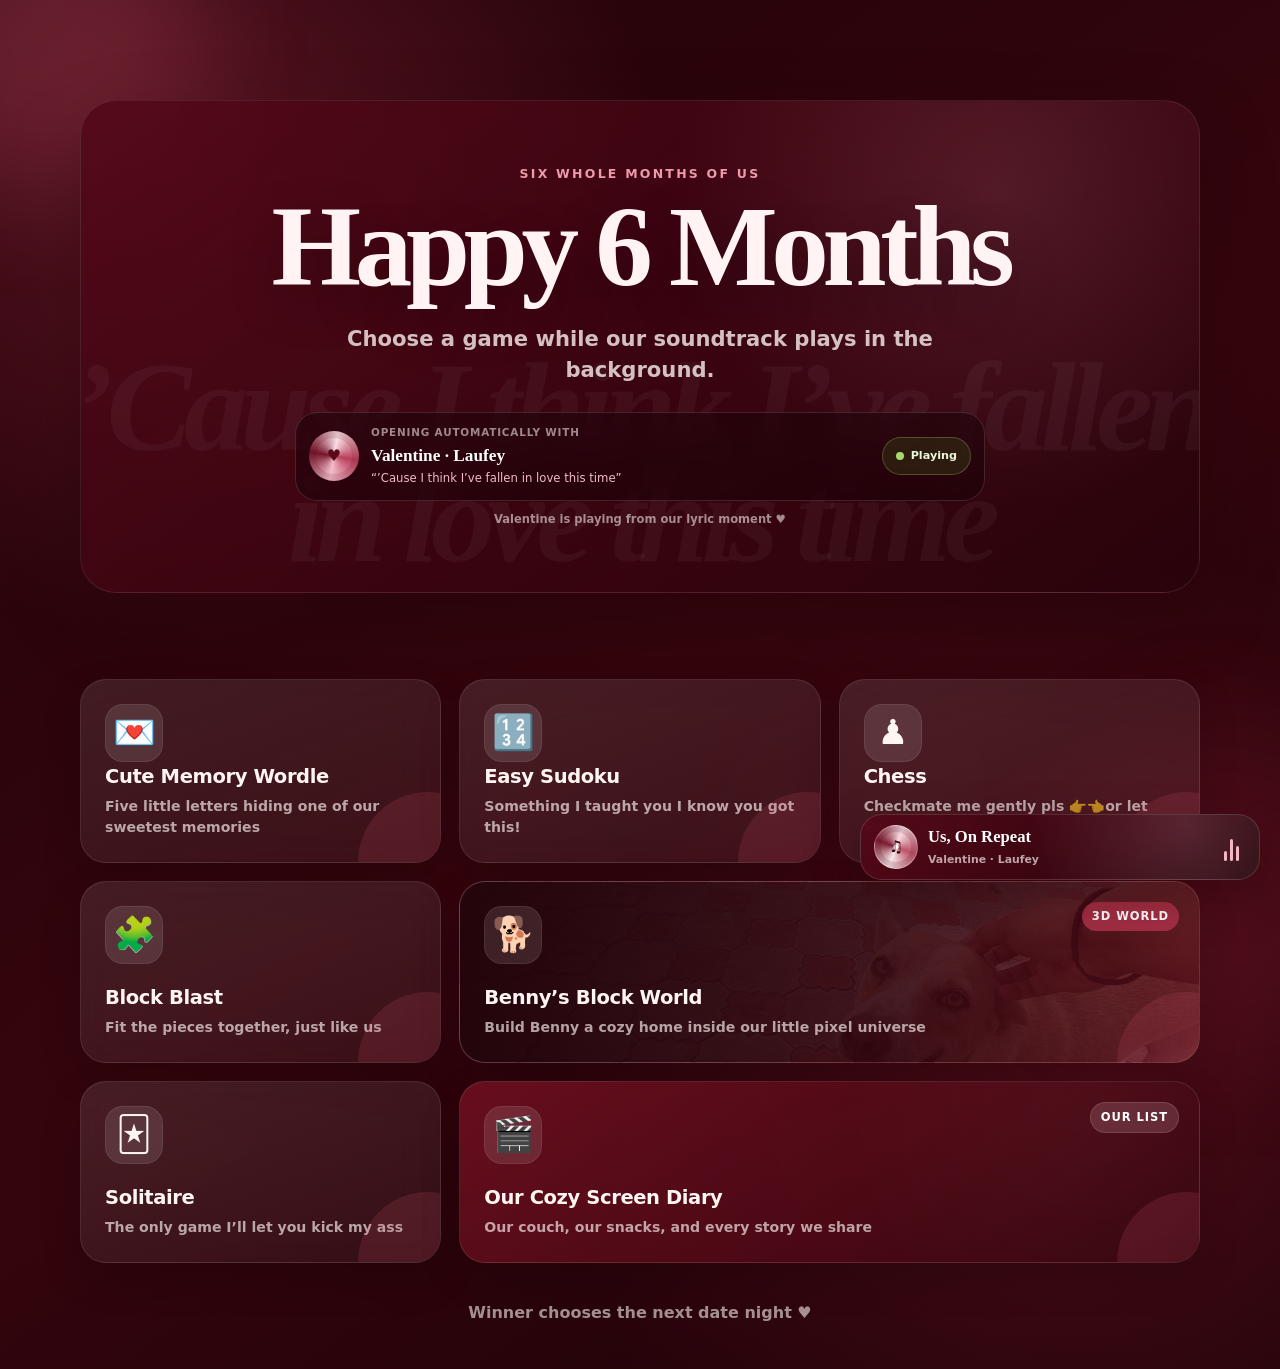
<file: index.html>
<!DOCTYPE html>
<html lang="en">
<head>
  <meta charset="UTF-8" />
  <meta name="viewport" content="width=device-width, initial-scale=1.0" />
  <meta name="theme-color" content="#3a0710" />
  <meta name="description" content="A private six-month anniversary game night with games, Benny’s Block World, a cozy screen diary, and a floating full-song soundtrack." />
  <title>Happy 6 Months — Game Night</title>
  <link rel="stylesheet" href="styles.css?v=39" />

</head>
<body>

  <div class="ambient ambient-one" aria-hidden="true"></div>
  <div class="ambient ambient-two" aria-hidden="true"></div>

  <main class="page-shell" id="home-view">
    <header class="hero soundtrack-hero">
      <div class="hero-lyric-backdrop" aria-hidden="true">
        ’Cause I think I’ve fallen in love this time
      </div>

      <p class="eyebrow">Six whole months of us</p>
      <h1>Happy 6 Months</h1>
      <p class="subtitle">Choose a game while our soundtrack plays in the background.</p>

      <div class="hero-soundtrack-card">
        <span class="hero-song-art" aria-hidden="true">♥</span>
        <span class="hero-song-copy">
          <small>Opening automatically with</small>
          <strong>Valentine · Laufey</strong>
          <em>“’Cause I think I’ve fallen in love this time”</em>
        </span>
        <span class="hero-autoplay-state" id="hero-autoplay-state" aria-live="polite">
          <i aria-hidden="true"></i>
          Starting…
        </span>
      </div>

      <p class="hero-audio-note" id="hero-audio-note" aria-live="polite">
        Valentine is set to begin automatically at our lyric moment.
      </p>
    </header>

    <section class="game-grid" aria-label="Choose a game">
      <button class="game-card" data-game="wordle" aria-label="Play Cute Memory Wordle">
        <span class="game-icon" aria-hidden="true">💌</span>
        <span class="game-copy"><strong>Cute Memory Wordle</strong><small>Five little letters hiding one of our sweetest memories</small></span>
      </button>

      <button class="game-card" data-game="sudoku" aria-label="Play Easy Sudoku">
        <span class="game-icon" aria-hidden="true">🔢</span>
        <span class="game-copy"><strong>Easy Sudoku</strong><small>Something I taught you I know you got this!</small></span>
      </button>

      <button class="game-card" data-game="chess" aria-label="Play Chess">
        <span class="game-icon" aria-hidden="true">♟️</span>
        <span class="game-copy"><strong>Chess</strong><small>Checkmate me gently pls 👉👈or let Benny Bot try</small></span>
      </button>

      <button class="game-card" data-game="blockblast" aria-label="Play Block Blast">
        <span class="game-icon" aria-hidden="true">🧩</span>
        <span class="game-copy"><strong>Block Blast</strong><small>Fit the pieces together, just like us</small></span>
      </button>

      <button class="game-card featured" data-game="minecraft" aria-label="Open Benny's Block World">
        <span class="game-icon" aria-hidden="true">🐕</span>
        <span class="game-copy"><strong>Benny’s Block World</strong><small>Build Benny a cozy home inside our little pixel universe</small></span>
        <span class="featured-pill">3D world</span>
      </button>

      <button class="game-card" data-game="solitaire" aria-label="Play Solitaire">
        <span class="game-icon" aria-hidden="true">🃏</span>
        <span class="game-copy"><strong>Solitaire</strong><small>The only game I’ll let you kick my ass</small></span>
      </button>

      <button class="game-card screen-diary-card" data-game="screendiary" aria-label="Open Our Cozy Screen Diary">
        <span class="game-icon" aria-hidden="true">🎬</span>
        <span class="game-copy"><strong>Our Cozy Screen Diary</strong><small>Our couch, our snacks, and every story we share</small></span>
        <span class="featured-pill">Our list</span>
      </button>
    </section>

    <p class="footer-note">Winner chooses the next date night ♥</p>
  </main>

  <div class="game-view" id="game-view" aria-hidden="true">
    <header class="game-view-header">
      <button class="back-button" id="back-button" aria-label="Back to games">
        <span aria-hidden="true">←</span> Back to games
      </button>
      <div class="game-view-title">
        <span class="game-view-emoji" id="game-view-emoji" aria-hidden="true"></span>
        <div>
          <h2 id="game-view-heading">Game</h2>
          <p class="game-view-tagline" id="game-view-tagline"></p>
        </div>
      </div>
    </header>
    <div class="game-root" id="game-root"></div>
  </div>


  <aside class="floating-soundtrack" id="floating-soundtrack" aria-label="Us, On Repeat music player">
    <button
      class="soundtrack-launcher"
      id="soundtrack-launcher"
      type="button"
      aria-expanded="false"
      aria-controls="soundtrack-panel"
    >
      <span class="soundtrack-disc" aria-hidden="true">♫</span>
      <span class="soundtrack-launcher-copy">
        <strong>Us, On Repeat</strong>
        <small id="soundtrack-mini-title">Valentine · Laufey</small>
      </span>
      <span class="soundtrack-equalizer" id="soundtrack-equalizer" aria-hidden="true">
        <i></i><i></i><i></i>
      </span>
    </button>

    <section class="soundtrack-panel" id="soundtrack-panel" aria-hidden="true">
      <header class="soundtrack-header">
        <div>
          <p>Our six-month soundtrack</p>
          <h2>Us, On Repeat</h2>
        </div>
        <button class="soundtrack-close" id="soundtrack-close" type="button" aria-label="Minimize playlist">×</button>
      </header>

      <div class="local-player">
        <audio id="site-audio" src="valentine.mp3" preload="auto" autoplay playsinline></audio>

        <div class="local-now-playing">
          <span class="local-cover art-valentine" id="local-cover" aria-hidden="true">V</span>
          <div>
            <strong id="local-title">Valentine</strong>
            <small id="local-artist">Laufey</small>
          </div>
          <button class="local-heart active" type="button" aria-label="Our soundtrack">♥</button>
        </div>

        <div class="local-progress-row">
          <span id="local-current-time">0:00</span>
          <input
            id="local-progress"
            class="local-progress"
            type="range"
            min="0"
            max="100"
            value="0"
            step="0.1"
            aria-label="Song progress"
          />
          <span id="local-duration">2:49</span>
        </div>

        <div class="local-controls" aria-label="Music controls">
          <button id="local-shuffle" type="button" aria-label="Shuffle playlist" title="Shuffle">⤨</button>
          <button id="local-previous" type="button" aria-label="Previous song" title="Previous song">◀◀</button>
          <button id="local-play" class="local-play" type="button" aria-label="Play">▶</button>
          <button id="local-next" type="button" aria-label="Next song" title="Next song">▶▶</button>
          <button id="local-repeat" type="button" aria-label="Repeat playlist" title="Repeat playlist">↻</button>
        </div>

        <div class="local-player-tools">
          <button id="soundtrack-restart" class="soundtrack-moment-button" type="button">↺ Restart current song</button>
          <label class="local-volume-label" for="local-volume">
            <span aria-hidden="true">🔊</span>
            <input id="local-volume" type="range" min="0" max="1" step="0.02" value="0.72" aria-label="Volume" />
          </label>
        </div>
      </div>

      <div class="soundtrack-list" id="soundtrack-list" role="list" aria-label="Songs in our playlist">
        <button class="soundtrack-song active" type="button" role="listitem"
          data-index="0" data-src="valentine.mp3" data-title="Valentine" data-artist="Laufey"
          data-duration="2:49" data-start-at="40" data-art="V" data-art-class="art-valentine">
          <span class="song-number">01</span>
          <span class="song-art art-valentine" aria-hidden="true">V</span>
          <span class="song-copy"><strong>Valentine</strong><small>Laufey · our opening song</small></span>
          <span class="song-duration">2:49</span>
        </button>

        <button class="soundtrack-song" type="button" role="listitem"
          data-index="1" data-src="bewitched.mp3" data-title="Bewitched" data-artist="Laufey"
          data-duration="4:07" data-art="B" data-art-class="art-bewitched">
          <span class="song-number">02</span>
          <span class="song-art art-bewitched" aria-hidden="true">B</span>
          <span class="song-copy"><strong>Bewitched</strong><small>Laufey</small></span>
          <span class="song-duration">4:07</span>
        </button>

        <button class="soundtrack-song" type="button" role="listitem"
          data-index="2" data-src="flatline.mp3" data-title="Flatline" data-artist="Justin Bieber"
          data-duration="3:39" data-art="F" data-art-class="art-flatline">
          <span class="song-number">03</span>
          <span class="song-art art-flatline" aria-hidden="true">F</span>
          <span class="song-copy"><strong>Flatline</strong><small>Justin Bieber</small></span>
          <span class="song-duration">3:39</span>
        </button>

        <button class="soundtrack-song" type="button" role="listitem"
          data-index="3" data-src="another-you.mp3" data-title="Another You" data-artist="Anthony Lazaro & Matthew Ifield"
          data-duration="3:27" data-art="A" data-art-class="art-another">
          <span class="song-number">04</span>
          <span class="song-art art-another" aria-hidden="true">A</span>
          <span class="song-copy"><strong>Another You</strong><small>Anthony Lazaro & Matthew Ifield</small></span>
          <span class="song-duration">3:27</span>
        </button>

        <button class="soundtrack-song" type="button" role="listitem"
          data-index="4" data-src="cagole.mp3" data-title="CAGÖLE" data-artist="Ajar"
          data-duration="2:44" data-art="C" data-art-class="art-cagole">
          <span class="song-number">05</span>
          <span class="song-art art-cagole" aria-hidden="true">C</span>
          <span class="song-copy"><strong>CAGÖLE</strong><small>Ajar</small></span>
          <span class="song-duration">2:44</span>
        </button>

        <button class="soundtrack-song" type="button" role="listitem"
          data-index="5" data-src="sweatshirt.mp3" data-title="Sweatshirt" data-artist="Patrick Hizon & EJEAN"
          data-duration="2:46" data-art="S" data-art-class="art-sweatshirt">
          <span class="song-number">06</span>
          <span class="song-art art-sweatshirt" aria-hidden="true">S</span>
          <span class="song-copy"><strong>Sweatshirt</strong><small>Patrick Hizon & EJEAN</small></span>
          <span class="song-duration">2:46</span>
        </button>

        <button class="soundtrack-song" type="button" role="listitem"
          data-index="6" data-src="if-i-could-ride-a-bike.mp3" data-title="If I Could Ride a Bike" data-artist="Park Bird & Chevy"
          data-duration="3:24" data-art="R" data-art-class="art-bike">
          <span class="song-number">07</span>
          <span class="song-art art-bike" aria-hidden="true">R</span>
          <span class="song-copy"><strong>If I Could Ride a Bike</strong><small>Park Bird & Chevy</small></span>
          <span class="song-duration">3:24</span>
        </button>

        <button class="soundtrack-song" type="button" role="listitem"
          data-index="7" data-src="tongue-tied.mp3" data-title="Tongue Tied" data-artist="Ebony Loren"
          data-duration="2:53" data-art="T" data-art-class="art-tongue">
          <span class="song-number">08</span>
          <span class="song-art art-tongue" aria-hidden="true">T</span>
          <span class="song-copy"><strong>Tongue Tied</strong><small>Ebony Loren</small></span>
          <span class="song-duration">2:53</span>
        </button>

        <button class="soundtrack-song" type="button" role="listitem"
          data-index="8" data-src="double-take.mp3" data-title="double take" data-artist="dhruv"
          data-duration="2:50" data-art="D" data-art-class="art-double-take">
          <span class="song-number">09</span>
          <span class="song-art art-double-take" aria-hidden="true">D</span>
          <span class="song-copy"><strong>double take</strong><small>dhruv</small></span>
          <span class="song-duration">2:50</span>
        </button>

        <button class="soundtrack-song" type="button" role="listitem"
          data-index="9" data-src="infatuated.mp3" data-title="Infatuated" data-artist="Rangga Jones"
          data-duration="3:49" data-art="I" data-art-class="art-infatuated">
          <span class="song-number">10</span>
          <span class="song-art art-infatuated" aria-hidden="true">I</span>
          <span class="song-copy"><strong>Infatuated</strong><small>Rangga Jones</small></span>
          <span class="song-duration">3:49</span>
        </button>

        <button class="soundtrack-song" type="button" role="listitem"
          data-index="10" data-src="seasons.mp3" data-title="seasons" data-artist="wave to earth"
          data-duration="4:16" data-art="S" data-art-class="art-seasons">
          <span class="song-number">11</span>
          <span class="song-art art-seasons" aria-hidden="true">S</span>
          <span class="song-copy"><strong>seasons</strong><small>wave to earth</small></span>
          <span class="song-duration">4:16</span>
        </button>

        <button class="soundtrack-song" type="button" role="listitem"
          data-index="11" data-src="traingazing.mp3" data-title="Traingazing" data-artist="Sam Wills ft. Honey Mooncie"
          data-duration="3:34" data-art="T" data-art-class="art-traingazing">
          <span class="song-number">12</span>
          <span class="song-art art-traingazing" aria-hidden="true">T</span>
          <span class="song-copy"><strong>Traingazing</strong><small>Sam Wills ft. Honey Mooncie</small></span>
          <span class="song-duration">3:34</span>
        </button>

        <button class="soundtrack-song" type="button" role="listitem"
          data-index="12" data-src="love.mp3" data-title="love." data-artist="wave to earth"
          data-duration="5:06" data-art="L" data-art-class="art-love">
          <span class="song-number">13</span>
          <span class="song-art art-love" aria-hidden="true">L</span>
          <span class="song-copy"><strong>love.</strong><small>wave to earth</small></span>
          <span class="song-duration">5:06</span>
        </button>

        <button class="soundtrack-song" type="button" role="listitem"
          data-index="13" data-src="all-that-i-need.mp3" data-title="All That I Need" data-artist="Ebony Loren, Matthew Ifield & Sebastian Kamae"
          data-duration="3:45" data-art="A" data-art-class="art-all-need">
          <span class="song-number">14</span>
          <span class="song-art art-all-need" aria-hidden="true">A</span>
          <span class="song-copy"><strong>All That I Need</strong><small>Ebony Loren, Matthew Ifield & Sebastian Kamae</small></span>
          <span class="song-duration">3:45</span>
        </button>

        <button class="soundtrack-song" type="button" role="listitem"
          data-index="14" data-src="peach-eyes.mp3" data-title="peach eyes" data-artist="wave to earth"
          data-duration="3:05" data-art="P" data-art-class="art-peach-eyes">
          <span class="song-number">15</span>
          <span class="song-art art-peach-eyes" aria-hidden="true">P</span>
          <span class="song-copy"><strong>peach eyes</strong><small>wave to earth</small></span>
          <span class="song-duration">3:05</span>
        </button>

        <button class="soundtrack-song" type="button" role="listitem"
          data-index="15" data-src="heavy.mp3" data-title="Heavy" data-artist="The Marías"
          data-duration="4:13" data-art="H" data-art-class="art-heavy">
          <span class="song-number">16</span>
          <span class="song-art art-heavy" aria-hidden="true">H</span>
          <span class="song-copy"><strong>Heavy</strong><small>The Marías</small></span>
          <span class="song-duration">4:13</span>
        </button>

        <button class="soundtrack-song" type="button" role="listitem"
          data-index="16" data-src="heart-to-heart.mp3" data-title="Heart to Heart" data-artist="Mac DeMarco"
          data-duration="3:31" data-art="H" data-art-class="art-heart">
          <span class="song-number">17</span>
          <span class="song-art art-heart" aria-hidden="true">H</span>
          <span class="song-copy"><strong>Heart to Heart</strong><small>Mac DeMarco</small></span>
          <span class="song-duration">3:31</span>
        </button>

        <button class="soundtrack-song" type="button" role="listitem"
          data-index="17" data-src="sienna.mp3" data-title="Sienna" data-artist="The Marías"
          data-duration="3:45" data-art="S" data-art-class="art-sienna">
          <span class="song-number">18</span>
          <span class="song-art art-sienna" aria-hidden="true">S</span>
          <span class="song-copy"><strong>Sienna</strong><small>The Marías</small></span>
          <span class="song-duration">3:45</span>
        </button>

        <button class="soundtrack-song" type="button" role="listitem"
          data-index="18" data-src="in-my-mind.mp3" data-title="In My Mind" data-artist="Lyn Lapid"
          data-duration="2:43" data-art="I" data-art-class="art-in-my-mind">
          <span class="song-number">19</span>
          <span class="song-art art-in-my-mind" aria-hidden="true">I</span>
          <span class="song-copy"><strong>In My Mind</strong><small>Lyn Lapid</small></span>
          <span class="song-duration">2:43</span>
        </button>

        <button class="soundtrack-song" type="button" role="listitem"
          data-index="19" data-src="while-you-were-sleeping.mp3" data-title="While You Were Sleeping" data-artist="Laufey"
          data-duration="2:57" data-art="W" data-art-class="art-while-sleeping">
          <span class="song-number">20</span>
          <span class="song-art art-while-sleeping" aria-hidden="true">W</span>
          <span class="song-copy"><strong>While You Were Sleeping</strong><small>Laufey</small></span>
          <span class="song-duration">2:57</span>
        </button>

        <button class="soundtrack-song" type="button" role="listitem"
          data-index="20" data-src="from-the-start.mp3" data-title="From The Start" data-artist="Laufey"
          data-duration="2:50" data-art="F" data-art-class="art-from-start">
          <span class="song-number">21</span>
          <span class="song-art art-from-start" aria-hidden="true">F</span>
          <span class="song-copy"><strong>From The Start</strong><small>Laufey</small></span>
          <span class="song-duration">2:50</span>
        </button>

        <button class="soundtrack-song" type="button" role="listitem"
          data-index="21" data-src="a-night-to-remember.mp3" data-title="A Night To Remember" data-artist="beabadoobee & Laufey"
          data-duration="3:53" data-art="N" data-art-class="art-night-remember">
          <span class="song-number">22</span>
          <span class="song-art art-night-remember" aria-hidden="true">N</span>
          <span class="song-copy"><strong>A Night To Remember</strong><small>beabadoobee & Laufey</small></span>
          <span class="song-duration">3:53</span>
        </button>
      </div>

      <footer class="soundtrack-footer">
        <span>Full songs from the files included with this website ♥</span>
        <span id="soundtrack-status" aria-live="polite">Ready to play</span>
      </footer>
    </section>
  </aside>


  <script src="script.js?v=39" defer></script>

</body>
</html>
</file>
<file: styles.css>
:root {
  --wine-950: #210309;
  --wine-900: #35050d;
  --wine-850: #450811;
  --wine-800: #570c18;
  --wine-700: #741426;
  --wine-600: #951f37;
  --wine-500: #bb3550;
  --rose-300: #ed9aaa;
  --rose-200: #f7c1ca;
  --cream: #fff6f2;
  --paper: #fffaf7;
  --ink: #32151c;
  --muted: #8a626b;
  --line: rgba(116, 20, 38, 0.16);
  --surface: rgba(255, 250, 247, 0.95);
  --shadow: 0 24px 80px rgba(28, 2, 8, 0.28);
  --soft-shadow: 0 12px 32px rgba(53, 5, 13, 0.14);
  font-family: "DM Sans", Inter, ui-sans-serif, system-ui, -apple-system, BlinkMacSystemFont, "Segoe UI", sans-serif;
  color: var(--ink);
  background: var(--wine-950);
  line-height: 1.5;
  font-synthesis: none;
}

* { box-sizing: border-box; }
html { scroll-behavior: smooth; }
body {
  margin: 0;
  min-width: 320px;
  min-height: 100vh;
  overflow-x: hidden;
  background:
    radial-gradient(circle at 14% 12%, rgba(187, 53, 80, 0.34), transparent 30rem),
    radial-gradient(circle at 86% 80%, rgba(116, 20, 38, 0.46), transparent 34rem),
    linear-gradient(145deg, var(--wine-950), var(--wine-900) 52%, #1b0207);
}
button, input { font: inherit; }
button { -webkit-tap-highlight-color: transparent; }
button:focus-visible, input:focus-visible {
  outline: 3px solid var(--rose-300);
  outline-offset: 4px;
}

.ambient {
  position: fixed;
  width: 320px;
  aspect-ratio: 1;
  border-radius: 50%;
  pointer-events: none;
  filter: blur(60px);
  opacity: .22;
}
.ambient-one { top: -130px; left: -120px; background: #e95c79; }
.ambient-two { right: -110px; bottom: -150px; background: #8c2036; }

.page-shell {
  position: relative;
  z-index: 1;
  width: min(1120px, calc(100% - 32px));
  min-height: 100vh;
  margin: 0 auto;
  padding: clamp(56px, 8vw, 100px) 0 44px;
}
.page-shell.hidden { display: none; }
.hero { text-align: center; color: var(--cream); }
.eyebrow {
  margin: 0 0 10px;
  color: var(--rose-300);
  font-size: .78rem;
  font-weight: 800;
  letter-spacing: .18em;
  text-transform: uppercase;
}
h1 {
  margin: 0;
  font-family: "Playfair Display", Georgia, serif;
  font-size: clamp(3.5rem, 9vw, 7.6rem);
  line-height: .91;
  letter-spacing: -.055em;
  color: #fff3f4;
  text-shadow: 0 16px 50px rgba(0, 0, 0, .28);
}
.subtitle {
  max-width: 640px;
  margin: 24px auto 0;
  color: rgba(255, 246, 242, .78);
  font-size: clamp(1rem, 2.2vw, 1.32rem);
  font-weight: 600;
}
.hero-badge {
  width: fit-content;
  margin: 24px auto 0;
  padding: 8px 14px;
  border: 1px solid rgba(255, 255, 255, .16);
  border-radius: 999px;
  color: var(--rose-200);
  background: rgba(255, 255, 255, .07);
  backdrop-filter: blur(16px);
  font-size: .88rem;
  font-weight: 700;
}
.hero-badge span { color: #ff8ca4; }

.game-grid {
  margin: clamp(48px, 8vw, 86px) auto 0;
  display: grid;
  grid-template-columns: repeat(3, minmax(0, 1fr));
  gap: 18px;
}
.game-card {
  position: relative;
  min-height: 182px;
  padding: 24px;
  border: 1px solid rgba(255, 255, 255, .1);
  border-radius: 26px;
  display: flex;
  flex-direction: column;
  align-items: flex-start;
  justify-content: space-between;
  text-align: left;
  color: var(--cream);
  background: linear-gradient(160deg, rgba(255,255,255,.1), rgba(255,255,255,.045));
  box-shadow: 0 16px 40px rgba(0,0,0,.16);
  backdrop-filter: blur(18px);
  cursor: pointer;
  overflow: hidden;
  transition: transform 180ms ease, border-color 180ms ease, background 180ms ease, box-shadow 180ms ease;
}
.game-card::after {
  content: "";
  position: absolute;
  width: 140px;
  height: 140px;
  right: -58px;
  bottom: -70px;
  border-radius: 50%;
  background: rgba(233, 92, 121, .14);
  transition: transform 180ms ease;
}
.game-card:hover {
  transform: translateY(-7px);
  border-color: rgba(247, 193, 202, .46);
  background: linear-gradient(160deg, rgba(255,255,255,.15), rgba(255,255,255,.065));
  box-shadow: 0 26px 55px rgba(0,0,0,.25);
}
.game-card:hover::after { transform: scale(1.25); }
.game-card.featured {
  grid-column: span 2;
  background:
    linear-gradient(110deg, rgba(53, 5, 13, .86), rgba(116, 20, 38, .74)),
    url("benny-smile.jpeg") center 42% / cover;
}
.game-card.featured::before {
  content: "";
  position: absolute;
  inset: 0;
  background: linear-gradient(90deg, rgba(33,3,9,.94) 0%, rgba(33,3,9,.54) 63%, rgba(33,3,9,.24));
}
.game-card.featured > * { position: relative; z-index: 1; }
.game-icon {
  display: grid;
  place-items: center;
  width: 58px;
  height: 58px;
  border-radius: 18px;
  background: rgba(255,255,255,.11);
  font-size: 2.15rem;
  box-shadow: inset 0 0 0 1px rgba(255,255,255,.08);
}
.game-copy { display: grid; gap: 4px; }
.game-copy strong { font-size: 1.22rem; letter-spacing: -.02em; }
.game-copy small { color: rgba(255,246,242,.65); font-size: .88rem; font-weight: 600; }
.featured-pill {
  position: absolute !important;
  top: 20px;
  right: 20px;
  padding: 6px 10px;
  border-radius: 999px;
  color: #fff;
  background: rgba(187,53,80,.75);
  font-size: .72rem;
  font-weight: 800;
  letter-spacing: .08em;
  text-transform: uppercase;
}
.footer-note { margin: 38px 0 0; text-align: center; color: rgba(255,246,242,.58); font-weight: 700; }

/* Shared game shell */
.game-view {
  display: none;
  position: relative;
  z-index: 2;
  width: min(1180px, calc(100% - 28px));
  min-height: 100vh;
  margin: 0 auto;
  padding: 22px 0 54px;
}
.game-view.open { display: block; }
.game-view-header {
  position: relative;
  display: grid;
  grid-template-columns: auto 1fr;
  align-items: center;
  gap: 18px;
  margin-bottom: 20px;
}
.back-button {
  align-self: center;
  border: 1px solid rgba(255,255,255,.13);
  border-radius: 999px;
  padding: 10px 16px;
  color: var(--cream);
  background: rgba(255,255,255,.08);
  font-weight: 800;
  cursor: pointer;
  backdrop-filter: blur(12px);
  transition: transform 160ms ease, background 160ms ease;
}
.back-button:hover { transform: translateY(-2px); background: rgba(255,255,255,.14); }
.game-view-title { display: flex; align-items: center; gap: 13px; color: var(--cream); }
.game-view-emoji { display: grid; place-items: center; width: 48px; height: 48px; border-radius: 15px; background: rgba(255,255,255,.1); font-size: 1.7rem; }
.game-view-title h2 { margin: 0; font-size: clamp(1.45rem, 4vw, 2.15rem); letter-spacing: -.035em; }
.game-view-tagline { margin: 2px 0 0; color: rgba(255,246,242,.62); font-size: .92rem; font-weight: 600; }
.game-root { display: flex; justify-content: center; }
.game-panel {
  width: 100%;
  max-width: 760px;
  padding: clamp(18px, 4vw, 34px);
  border: 1px solid rgba(255,255,255,.18);
  border-radius: 28px;
  background: var(--surface);
  box-shadow: var(--shadow);
}
.game-panel.wide { max-width: 1060px; }
.game-controls { display: flex; flex-wrap: wrap; justify-content: center; gap: 10px; margin-bottom: 14px; }
.btn {
  border: 0;
  border-radius: 999px;
  padding: 10px 18px;
  color: #fff;
  background: linear-gradient(135deg, var(--wine-600), var(--wine-700));
  font-weight: 800;
  cursor: pointer;
  box-shadow: 0 7px 16px rgba(116,20,38,.18);
  transition: transform 140ms ease, filter 140ms ease;
}
.btn:hover { transform: translateY(-2px); filter: brightness(1.08); }
.btn.secondary { color: var(--wine-700); background: #f4e4e6; box-shadow: none; }
.btn:disabled { opacity: .45; cursor: not-allowed; transform: none; }
.game-status { min-height: 1.5em; margin: 8px 0 16px; color: var(--wine-700); text-align: center; font-weight: 800; }

/* Wordle */
.wordle-intro { max-width: 520px; margin: -2px auto 18px; color: var(--muted); text-align: center; font-size: .9rem; }
.wordle-board-holder { width: 100%; overflow-x: auto; padding: 2px 0 12px; scrollbar-width: thin; }
.wordle-board-holder .wordle-board { margin-left: auto; margin-right: auto; }
.wordle-legend { display: flex; flex-wrap: wrap; justify-content: center; gap: 8px 16px; margin: 0 auto 14px; color: var(--muted); font-size: .78rem; font-weight: 800; }
.wordle-legend span { display: inline-flex; align-items: center; gap: 6px; }
.legend-box { width: 16px; height: 16px; display: inline-block; border-radius: 4px; }
.legend-box.correct { background: #63875b; }
.legend-box.present { background: #c6983f; }
.legend-box.absent { background: #887a7e; }
.wordle-board { display: grid; gap: 7px; width: min(350px, 100%); margin: 0 auto 22px; }
.wordle-row { display: grid; grid-template-columns: repeat(5, 1fr); gap: 7px; }
.wordle-tile {
  aspect-ratio: 1;
  display: grid;
  place-items: center;
  border: 2px solid #ddc8cc;
  border-radius: 10px;
  color: var(--ink);
  background: #fff;
  font-size: 1.45rem;
  font-weight: 900;
  text-transform: uppercase;
}
.wordle-tile.filled { border-color: #b9979e; }
.wordle-tile.correct { border-color: #63875b; color: #fff; background: #63875b; }
.wordle-tile.present { border-color: #c6983f; color: #fff; background: #c6983f; }
.wordle-tile.absent { border-color: #887a7e; color: #fff; background: #887a7e; }
.wordle-keyboard { display: grid; gap: 7px; width: min(510px, 100%); margin: 0 auto; }
.wordle-key-row { display: flex; justify-content: center; gap: 5px; }
.wordle-key {
  flex: 1;
  min-width: 28px;
  border: 0;
  border-radius: 8px;
  padding: 13px 6px;
  color: var(--ink);
  background: #eadfe1;
  font-size: .78rem;
  font-weight: 900;
  cursor: pointer;
}
.wordle-key.wide { flex: 1.55; font-size: .68rem; }
.wordle-key.correct { color: #fff; background: #63875b; }
.wordle-key.present { color: #fff; background: #c6983f; }
.wordle-key.absent { color: #fff; background: #71666a; }
@keyframes wordleShake {
  0%, 100% { transform: translateX(0); }
  20%, 60% { transform: translateX(-7px); }
  40%, 80% { transform: translateX(7px); }
}
.wordle-row.wordle-shake { animation: wordleShake 320ms ease; }

/* Sudoku */
.sudoku-difficulty { width: fit-content; margin: 0 auto 12px; padding: 5px 10px; border-radius: 999px; color: var(--wine-700); background: #f5e4e7; font-size: .78rem; font-weight: 800; }
.sudoku-board {
  display: grid;
  grid-template-columns: repeat(9, 1fr);
  width: min(468px, 100%);
  margin: 0 auto 18px;
  border: 3px solid var(--wine-700);
  border-radius: 10px;
  overflow: hidden;
  background: #fff;
}
.sudoku-cell { aspect-ratio: 1; border: 1px solid #eadcdf; display: grid; place-items: center; }
.sudoku-cell input { width: 100%; height: 100%; border: 0; text-align: center; color: var(--wine-600); background: transparent; font-size: clamp(.9rem, 3vw, 1.22rem); font-weight: 800; }
.sudoku-cell.given input { color: var(--ink); background: #f5ecee; font-weight: 900; }
.sudoku-cell input:focus { outline: none; background: #fdebef; }
.sudoku-cell:nth-child(3n) { border-right: 2px solid var(--wine-700); }
.sudoku-cell:nth-child(9n) { border-right: 0; }
.sudoku-row-thick { border-bottom: 2px solid var(--wine-700); }
.sudoku-cell.wrong input { color: #d12c44; background: #ffe4e8; }
.sudoku-cell.hint input { color: #277a58; background: #e4f4ed; }

/* Chess */
.chess-app { width: min(760px, 100%); margin: 0 auto; }
.chess-toolbar { display: flex; justify-content: space-between; align-items: center; gap: 12px; margin-bottom: 12px; }
.chess-player { display: flex; align-items: center; gap: 9px; color: var(--ink); font-weight: 800; }
.chess-avatar { display: grid; place-items: center; width: 38px; height: 38px; border-radius: 12px; color: #fff; background: var(--wine-700); }
.chess-board-wrap { width: min(520px, 100%); margin: 0 auto; padding: 8px; border-radius: 15px; background: #2e1218; box-shadow: 0 16px 36px rgba(46,18,24,.28); }
.chess-board { display: grid; grid-template-columns: repeat(8, 1fr); width: 100%; border-radius: 8px; overflow: hidden; }
.chess-square { position: relative; aspect-ratio: 1; display: grid; place-items: center; font-size: clamp(1.35rem, 6vw, 2.45rem); cursor: pointer; user-select: none; }
.chess-square.light { background: #f2d9cf; }
.chess-square.dark { background: #9e3f51; }
.chess-square.selected { box-shadow: inset 0 0 0 4px #f7d35c; }
.chess-square.legal::after { content: ""; position: absolute; width: 24%; height: 24%; border-radius: 50%; background: rgba(45,18,24,.38); }
.chess-square.legal.has-piece::after { width: 86%; height: 86%; border: 4px solid rgba(255,213,92,.78); background: transparent; }
.chess-square.check { background: #e46775 !important; }
.chess-piece { position: relative; z-index: 1; filter: drop-shadow(0 2px 1px rgba(0,0,0,.3)); }
.chess-piece.white { color: #fff8f2; }
.chess-piece.black { color: #241017; }

/* Block Blast */
.blockblast-layout { display: flex; flex-direction: column; align-items: center; gap: 20px; }
.blockblast-board {
  display: grid;
  grid-template-columns: repeat(8, 1fr);
  gap: 4px;
  width: min(390px, 100%);
  padding: 9px;
  border-radius: 18px;
  background: #241018;
  box-shadow: inset 0 0 0 1px rgba(255,255,255,.06), 0 16px 34px rgba(36,16,24,.25);
  user-select: none;
  touch-action: manipulation;
}
.bb-cell {
  appearance: none;
  -webkit-appearance: none;
  width: 100%;
  aspect-ratio: 1;
  padding: 0;
  border: 0;
  border-radius: 7px;
  background: #4b2530;
  cursor: pointer;
  touch-action: manipulation;
  transition: transform .1s ease, background .13s ease, box-shadow .13s ease;
}
.bb-cell:hover,
.bb-cell:focus-visible {
  box-shadow: inset 0 0 0 2px rgba(255,255,255,.32);
}
.bb-cell:active {
  transform: scale(.92);
}
.bb-cell.filled { background: linear-gradient(145deg, var(--bb-color, #ef6b83), color-mix(in srgb, var(--bb-color, #ef6b83), #000 18%)); box-shadow: inset 0 2px 0 rgba(255,255,255,.25), 0 3px 7px rgba(0,0,0,.18); }
.bb-cell.preview-ok { background: #6aab77; }
.bb-cell.preview-bad { background: #d4505f; }
.blockblast-tray { min-height: 104px; display: flex; justify-content: center; align-items: center; gap: 22px; flex-wrap: wrap; }
.bb-piece {
  display: grid;
  gap: 3px;
  padding: 10px;
  border: 2px solid transparent;
  border-radius: 13px;
  background: #f8edef;
  cursor: pointer;
  touch-action: manipulation;
  transition: transform .14s ease, border-color .14s ease;
}
.bb-piece:hover { transform: translateY(-3px); }
.bb-piece.selected { border-color: var(--wine-600); box-shadow: 0 7px 16px rgba(116,20,38,.16); }
.bb-piece.used { visibility: hidden; }
.bb-piece-row { display: flex; gap: 3px; }
.bb-piece-cell { width: 18px; height: 18px; border-radius: 4px; background: transparent; }
.bb-piece-cell.on { background: var(--piece-color, #ef6b83); box-shadow: inset 0 2px 0 rgba(255,255,255,.35); }
.bb-meta { display: flex; justify-content: center; gap: 12px; margin-bottom: 12px; }
.bb-chip { padding: 6px 10px; border-radius: 999px; color: var(--wine-700); background: #f3e1e5; font-size: .82rem; font-weight: 800; }

/* Solitaire */
.game-panel.solitaire-panel { max-width: 1080px; padding: 18px; color: #fff; background: linear-gradient(145deg, #17613c, #0c4b2d); border-color: rgba(255,255,255,.12); }
.solitaire-panel .game-status { color: #fff; }
.solitaire-panel .btn.secondary { color: #124d31; background: #eef8f2; }
.solitaire-board { display: flex; flex-direction: column; gap: 20px; min-height: 590px; padding: 14px; border-radius: 20px; background: radial-gradient(circle at 30% 20%, rgba(255,255,255,.07), transparent 22rem); }
.solitaire-row { display: flex; gap: clamp(7px, 1.5vw, 12px); align-items: flex-start; flex-wrap: nowrap; }
.solitaire-tableau { display: flex; gap: clamp(7px, 1.5vw, 12px); justify-content: center; }
.sol-pile { position: relative; flex: 0 0 auto; width: clamp(42px, 8vw, 78px); height: clamp(60px, 11.2vw, 110px); border: 2px solid rgba(255,255,255,.28); border-radius: 9px; background: rgba(0,0,0,.08); }
.sol-tableau-pile { min-height: 380px; border-color: rgba(255,255,255,.14); }
.sol-card { position: absolute; left: 0; width: clamp(42px, 8vw, 78px); height: clamp(60px, 11.2vw, 110px); border: 1px solid #d7d7d7; border-radius: 9px; display: grid; place-items: center; color: #151515; background: #fff; box-shadow: 0 3px 9px rgba(0,0,0,.24); font-family: Georgia, serif; font-size: clamp(.72rem, 2vw, 1.2rem); font-weight: 700; cursor: pointer; }
.sol-card.red { color: #cf253d; }
.sol-card.black { color: #171717; }
.sol-card.face-down { color: transparent; background: repeating-linear-gradient(45deg, #7d1026 0 6px, #a32740 6px 12px); box-shadow: inset 0 0 0 4px #f7e6e9, 0 3px 9px rgba(0,0,0,.24); }
.sol-card.selected { outline: 4px solid #ffd55c; transform: translateY(-4px); }

/* Minecraft-inspired 3D world */
.minecraft-panel {
  width: 100%;
  max-width: none;
  padding: 0;
  overflow: hidden;
  border-radius: 24px;
  background: #151015;
}
.minecraft-shell { position: relative; min-height: 880px; background: #141014; }
.minecraft-stage { position: relative; width: 100%; height: min(82vh, 900px); min-height: 650px; overflow: hidden; background: #8fcff3; }
.minecraft-canvas {
  width: 100%;
  height: 100%;
  display: block;
  cursor: crosshair;
  image-rendering: auto;
  touch-action: none;
  user-select: none;
  -webkit-user-select: none;
}
.minecraft-overlay { position: absolute; inset: 0; pointer-events: none; color: #fff; text-shadow: 0 2px 4px rgba(0,0,0,.65); }
.mc-topbar { position: absolute; top: 14px; left: 14px; right: 14px; display: flex; justify-content: space-between; align-items: flex-start; gap: 12px; }
.mc-stat, .mc-help {
  padding: 8px 11px;
  border: 2px solid rgba(255,255,255,.2);
  border-radius: 3px;
  background: rgba(24,24,24,.76);
  box-shadow: inset 0 0 0 2px rgba(0,0,0,.28), 0 3px 0 rgba(0,0,0,.45);
  backdrop-filter: blur(5px);
  font-family: ui-monospace, "SFMono-Regular", Consolas, monospace;
  font-size: .76rem;
  font-weight: 800;
}
.mc-help { max-width: 390px; text-align: right; }
.mc-quest {
  display: flex;
  flex-wrap: wrap;
  gap: 6px;
  margin-top: 7px;
  font-family: ui-monospace, "SFMono-Regular", Consolas, monospace;
  font-size: .68rem;
  text-shadow: 0 2px 2px rgba(0,0,0,.8);
}
.mc-quest span {
  padding: 5px 7px;
  border: 2px solid rgba(255,255,255,.2);
  border-radius: 2px;
  background: rgba(35,35,35,.76);
  box-shadow: inset 0 0 0 1px rgba(0,0,0,.4);
}
.mc-quest span.complete {
  border-color: rgba(137,211,90,.78);
  background: rgba(44,91,36,.84);
}
.mc-crosshair { position: absolute; top: 50%; left: 50%; width: 20px; height: 20px; transform: translate(-50%,-50%); }
.mc-crosshair::before, .mc-crosshair::after { content: ""; position: absolute; background: #fff; box-shadow: 0 0 2px #000; }
.mc-crosshair::before { width: 2px; height: 20px; left: 9px; }
.mc-crosshair::after { width: 20px; height: 2px; top: 9px; }
.mc-message { position: absolute; left: 50%; top: 19%; transform: translateX(-50%); min-width: 220px; padding: 10px 14px; border-radius: 12px; text-align: center; background: rgba(24,12,17,.72); opacity: 0; transition: opacity .18s ease; font-weight: 800; }
.mc-message.show { opacity: 1; }
.mc-interact { position: absolute; left: 50%; bottom: 124px; transform: translateX(-50%); padding: 9px 13px; border-radius: 9px; background: rgba(20,10,14,.72); font-weight: 800; opacity: 0; transition: opacity .15s ease; }
.mc-interact.show { opacity: 1; }
.mc-hotbar { position: absolute; left: 50%; bottom: 24px; transform: translateX(-50%); display: flex; gap: 5px; padding: 5px; border-radius: 10px; background: rgba(20,12,15,.74); }
.mc-slot { position: relative; width: 58px; height: 58px; border: 2px solid rgba(255,255,255,.35); border-radius: 7px; display: grid; place-items: center; background: rgba(255,255,255,.08); font-size: 1.15rem; }
.mc-slot.active { border-color: #fff; transform: translateY(-4px); background: rgba(255,255,255,.2); }
.mc-slot small { position: absolute; right: 4px; bottom: 2px; font-size: .62rem; }
.mc-slot span { position: absolute; left: 4px; top: 1px; font-size: .58rem; opacity: .8; }
.mc-lock-screen { position: absolute; inset: 0; display: grid; place-items: center; background: linear-gradient(rgba(24,7,12,.24), rgba(24,7,12,.62)); pointer-events: auto; }
.mc-lock-card { width: min(470px, calc(100% - 34px)); padding: 24px; border: 1px solid rgba(255,255,255,.18); border-radius: 20px; text-align: center; background: rgba(26,9,14,.82); backdrop-filter: blur(12px); box-shadow: 0 24px 60px rgba(0,0,0,.38); }
.mc-lock-card h3 { margin: 0 0 8px; font-size: 1.6rem; }
.mc-lock-card p { margin: 0 0 17px; color: rgba(255,255,255,.72); font-size: .9rem; }
.mc-start { border: 0; border-radius: 999px; padding: 11px 22px; color: #fff; background: var(--wine-500); font-weight: 900; cursor: pointer; }
.mc-mobile-controls {
  display: none;
  position: absolute;
  inset: 0;
  pointer-events: none;
  touch-action: none;
}
.mc-pad {
  position: absolute;
  left: 16px;
  bottom: 86px;
  width: 150px;
  height: 150px;
  pointer-events: auto;
  touch-action: none;
}
.mc-mobile-btn,
.mc-action-stack button {
  border: 3px solid #252525;
  border-top-color: #a7a7a7;
  border-left-color: #8d8d8d;
  border-radius: 3px;
  color: #fff;
  background: linear-gradient(#737373, #4c4c4c);
  box-shadow:
    inset 0 0 0 2px rgba(255,255,255,.09),
    inset 0 -5px 0 rgba(0,0,0,.3),
    0 4px 0 rgba(0,0,0,.55);
  font-family: ui-monospace, "SFMono-Regular", Consolas, monospace;
  font-weight: 900;
  text-shadow: 0 2px 1px #111;
  touch-action: none;
  user-select: none;
  -webkit-user-select: none;
}
.mc-mobile-btn:active,
.mc-action-stack button:active {
  transform: translateY(3px);
  box-shadow:
    inset 0 0 0 2px rgba(255,255,255,.06),
    inset 0 -2px 0 rgba(0,0,0,.32),
    0 1px 0 rgba(0,0,0,.55);
}
.mc-mobile-btn {
  position: absolute;
  width: 50px;
  height: 50px;
  display: grid;
  place-items: center;
  line-height: 1;
}
.mc-mobile-btn strong { font-size: 1rem; }
.mc-mobile-btn small { font-size: .55rem; opacity: .82; }
.mc-up { top: 0; left: 50px; }
.mc-left { top: 50px; left: 0; }
.mc-right { top: 50px; right: 0; }
.mc-down { bottom: 0; left: 50px; }
.mc-action-stack {
  position: absolute;
  right: 14px;
  bottom: 84px;
  display: grid;
  grid-template-columns: repeat(2, 62px);
  gap: 9px;
  pointer-events: auto;
  touch-action: none;
}
.mc-action-stack button {
  width: 62px;
  height: 58px;
  padding: 4px;
  display: grid;
  place-items: center;
  align-content: center;
  gap: 1px;
}
.mc-action-stack button span { font-size: 1.15rem; line-height: 1; }
.mc-action-stack button small { font-size: .58rem; letter-spacing: .04em; text-transform: uppercase; }
.mc-benny-panel { display: grid; grid-template-columns: 150px 1fr; gap: 20px; padding: 20px; color: #f8e9ec; background: linear-gradient(135deg, #2b0710, #480b17); }
.mc-benny-photo { width: 150px; aspect-ratio: 4 / 3; object-fit: cover; border-radius: 16px; border: 2px solid rgba(255,255,255,.16); }
.mc-benny-copy h3 { margin: 0 0 5px; font-size: 1.25rem; }
.mc-benny-copy p { margin: 0; color: rgba(255,255,255,.68); font-size: .9rem; }
.mc-disclaimer { margin-top: 8px !important; font-size: .72rem !important; opacity: .75; }

@media (max-width: 800px) {
  .game-grid { grid-template-columns: repeat(2, minmax(0,1fr)); }
  .game-card.featured { grid-column: span 2; }
  .game-view-header { grid-template-columns: 1fr; }
  .back-button { width: fit-content; }
  .minecraft-stage { min-height: 560px; height: 70vh; }
  .mc-help { display: none; }
  .mc-mobile-controls { display: block; }
  .mc-hotbar { bottom: 18px; }
  .mc-slot { width: 44px; height: 44px; font-size: .9rem; }
}

@media (max-width: 560px) {
  .page-shell { width: min(100% - 22px, 1120px); padding-top: 46px; }
  h1 { font-size: clamp(3.2rem, 18vw, 5.4rem); }
  .game-grid { grid-template-columns: 1fr; }
  .game-card, .game-card.featured { grid-column: auto; min-height: 150px; }
  .game-view { width: min(100% - 14px, 1180px); }
  .game-view-title { align-items: flex-start; }
  .game-view-emoji { width: 42px; height: 42px; }
  .game-panel { border-radius: 22px; }
  .solitaire-board { min-height: 480px; padding: 4px; }
  .sol-tableau-pile { min-height: 310px; }
  .mc-benny-panel { grid-template-columns: 88px 1fr; gap: 12px; }
  .mc-benny-photo { width: 88px; height: 88px; }
}

@media (prefers-reduced-motion: reduce) {
  *, *::before, *::after { scroll-behavior: auto !important; transition: none !important; }
}

@media (max-width: 520px) {
  .mc-topbar { top: 9px; left: 9px; right: 9px; }
  .mc-stat { font-size: .65rem; }
  .mc-quest { max-width: 220px; font-size: .58rem; }
  .mc-quest span { padding: 4px 5px; }
  .mc-pad { left: 10px; bottom: 78px; transform: scale(.9); transform-origin: left bottom; }
  .mc-action-stack { right: 9px; bottom: 80px; transform: scale(.9); transform-origin: right bottom; }
  .mc-interact { bottom: 142px; font-size: .72rem; }
}

.mc-minimap {
  position: absolute;
  top: 88px;
  right: 16px;
  width: 150px;
  height: 150px;
  border: 4px solid #2a211d;
  border-top-color: #9f958b;
  border-left-color: #827970;
  border-radius: 4px;
  background: #24351f;
  box-shadow: 0 4px 0 rgba(0,0,0,.55), inset 0 0 0 2px rgba(255,255,255,.08);
  image-rendering: pixelated;
  pointer-events: none;
}
.mc-zoom-controls {
  position: absolute;
  right: 16px;
  top: 250px;
  display: grid;
  grid-template-columns: 38px 58px 38px;
  gap: 3px;
  align-items: center;
  padding: 4px;
  border: 3px solid #282522;
  background: rgba(53,49,46,.88);
  box-shadow: 0 4px 0 rgba(0,0,0,.5);
  pointer-events: auto;
}
.mc-zoom-controls button {
  width: 38px;
  height: 34px;
  border: 2px solid #252525;
  border-top-color: #a7a7a7;
  border-left-color: #8d8d8d;
  border-radius: 2px;
  color: #fff;
  background: linear-gradient(#737373,#4b4b4b);
  font: 900 1.1rem ui-monospace, monospace;
  cursor: pointer;
}
.mc-zoom-controls span {
  text-align: center;
  font: 800 .68rem ui-monospace, monospace;
  color: #fff;
}
.mc-adventure-grid {
  display: grid;
  grid-template-columns: repeat(3,minmax(0,1fr));
  gap: 9px;
  margin-top: 14px;
}
.mc-activity {
  display: flex;
  gap: 9px;
  align-items: center;
  padding: 10px;
  border: 2px solid rgba(255,255,255,.13);
  border-radius: 4px;
  background: rgba(255,255,255,.06);
  box-shadow: inset 0 -3px 0 rgba(0,0,0,.18);
}
.mc-activity > span { font-size: 1.3rem; }
.mc-activity strong { display: block; color: #fff; font-size: .78rem; }
.mc-activity small { display: block; margin-top: 2px; color: rgba(255,255,255,.64); font-size: .66rem; line-height: 1.25; }
.mc-activity.complete { border-color: rgba(139,213,101,.7); background: rgba(63,112,46,.36); }
.mc-adventure-actions { display: flex; flex-wrap: wrap; gap: 8px; margin-top: 13px; }
.mc-adventure-actions .btn { padding: 8px 12px; font-size: .74rem; }
@media (max-width: 860px) {
  .mc-minimap { width: 116px; height: 116px; top: 78px; right: 10px; }
  .mc-zoom-controls { top: 202px; right: 10px; transform: scale(.88); transform-origin: right top; }
  .mc-adventure-grid { grid-template-columns: 1fr; }
}
@media (max-width: 560px) {
  .minecraft-stage { min-height: 650px; height: 78vh; }
  .mc-minimap { width: 86px; height: 86px; top: 88px; right: 8px; border-width: 3px; }
  .mc-zoom-controls { top: 181px; right: 8px; transform: scale(.74); }
  .mc-adventure-actions .btn { flex: 1 1 calc(50% - 8px); }
  .mc-quest { max-width: 230px; }
}
@media (max-width: 560px) {
  .mc-hotbar { gap: 2px; padding: 3px; max-width: calc(100% - 12px); }
  .mc-slot { width: 38px; height: 38px; font-size: .78rem; border-radius: 3px; }
  .mc-slot span { font-size: .48rem; }
  .mc-slot small { font-size: .5rem; }
}


/* ---------- Our Cozy Screen Diary ---------- */
.screen-diary-card {
  grid-column: span 2;
  background:
    linear-gradient(145deg, rgba(113, 16, 34, .86), rgba(53, 5, 13, .84)),
    radial-gradient(circle at 84% 20%, rgba(255, 210, 219, .18), transparent 15rem);
}
.screen-diary-card .featured-pill {
  background: rgba(255, 210, 219, .16);
  border: 1px solid rgba(255, 255, 255, .12);
}
.screen-diary-panel {
  overflow: hidden;
  padding: 0;
  background:
    radial-gradient(circle at 92% 4%, rgba(187, 53, 80, .14), transparent 20rem),
    var(--paper);
}
.screen-diary-hero {
  display: grid;
  grid-template-columns: minmax(0, 1fr) auto;
  gap: 24px;
  align-items: end;
  padding: clamp(24px, 5vw, 44px);
  color: #fff6f4;
  background:
    radial-gradient(circle at 86% 14%, rgba(255, 184, 198, .2), transparent 18rem),
    linear-gradient(135deg, var(--wine-900), var(--wine-700));
}
.screen-diary-kicker,
.screen-section-kicker {
  margin: 0 0 6px;
  color: var(--rose-300);
  font-size: .72rem;
  font-weight: 900;
  letter-spacing: .13em;
  text-transform: uppercase;
}
.screen-diary-hero h3 {
  margin: 0;
  font-family: "Playfair Display", Georgia, serif;
  font-size: clamp(2.15rem, 6vw, 4rem);
  line-height: 1;
  letter-spacing: -.045em;
}
.screen-diary-hero p:not(.screen-diary-kicker) {
  max-width: 670px;
  margin: 14px 0 0;
  color: rgba(255, 246, 244, .72);
  font-size: .94rem;
}
.screen-diary-stats {
  display: grid;
  grid-template-columns: repeat(3, minmax(72px, 1fr));
  gap: 7px;
}
.screen-diary-stats span {
  min-width: 78px;
  padding: 10px 8px;
  border: 1px solid rgba(255,255,255,.13);
  border-radius: 15px;
  text-align: center;
  color: rgba(255,246,244,.68);
  background: rgba(255,255,255,.07);
  font-size: .67rem;
  font-weight: 800;
}
.screen-diary-stats strong {
  display: block;
  color: #fff;
  font-size: 1.35rem;
  line-height: 1.05;
}
.screen-diary-columns {
  display: grid;
  grid-template-columns: minmax(0, 1.3fr) minmax(300px, .7fr);
  gap: 0;
}
.screen-diary-section {
  padding: clamp(22px, 4vw, 36px);
}
.queue-section {
  border-left: 1px solid var(--line);
  background: rgba(116, 20, 38, .035);
}
.screen-section-heading {
  display: flex;
  justify-content: space-between;
  gap: 16px;
  align-items: center;
  margin-bottom: 18px;
}
.screen-section-heading h4 {
  margin: 0;
  color: var(--wine-900);
  font-size: clamp(1.35rem, 3vw, 1.85rem);
  letter-spacing: -.035em;
}
.screen-section-kicker {
  color: var(--wine-500);
}
.screen-count {
  min-width: 36px;
  height: 36px;
  padding: 0 8px;
  border-radius: 999px;
  display: grid;
  place-items: center;
  color: #fff;
  background: var(--wine-700);
  font-weight: 900;
}
.watched-grid {
  display: grid;
  grid-template-columns: repeat(2, minmax(0, 1fr));
  gap: 10px;
}
.watch-card {
  position: relative;
  min-height: 112px;
  padding: 16px 46px 14px 15px;
  border: 1px solid rgba(116,20,38,.12);
  border-radius: 18px;
  display: grid;
  grid-template-columns: 32px 1fr;
  gap: 10px;
  align-items: start;
  background: #fff;
  box-shadow: 0 8px 18px rgba(53,5,13,.055);
}
.watch-card.halfway {
  background: linear-gradient(145deg, #fff, #fff3e7);
}
.watch-card-number {
  color: var(--rose-300);
  font: 900 .78rem ui-monospace, "SFMono-Regular", Consolas, monospace;
}
.watch-card-copy h5 {
  margin: 0;
  color: var(--wine-900);
  font-size: .96rem;
  line-height: 1.2;
}
.watch-card-copy p {
  margin: 7px 0 0;
  color: var(--muted);
  font-size: .73rem;
  font-weight: 700;
}
.watch-status {
  grid-column: 2;
  width: fit-content;
  margin-top: 4px;
  padding: 4px 7px;
  border-radius: 999px;
  color: #5f772f;
  background: #ecf4d7;
  font-size: .62rem;
  font-weight: 900;
  text-transform: uppercase;
  letter-spacing: .04em;
}
.watch-status.halfway {
  color: #8b5014;
  background: #ffead0;
}
.watch-heart {
  position: absolute;
  top: 10px;
  right: 11px;
  width: 32px;
  height: 32px;
  border: 0;
  border-radius: 50%;
  display: grid;
  place-items: center;
  color: var(--wine-500);
  background: #f9ecef;
  cursor: pointer;
  font-size: 1.15rem;
}
.watch-heart.active {
  color: #fff;
  background: var(--wine-600);
}
.queue-intro {
  margin: -7px 0 16px;
  color: var(--muted);
  font-size: .82rem;
}
.watch-add-row {
  display: grid;
  grid-template-columns: minmax(0, 1fr) auto;
  gap: 8px;
}
.watch-add-row input {
  width: 100%;
  min-width: 0;
  border: 1px solid rgba(116,20,38,.18);
  border-radius: 999px;
  padding: 10px 14px;
  color: var(--ink);
  background: #fff;
}
.watch-add-row .btn {
  white-space: nowrap;
}
.screen-pick-button {
  width: 100%;
  margin-top: 9px;
}
.screen-picker-message {
  min-height: 1.5em;
  margin: 10px 0;
  color: var(--wine-700);
  text-align: center;
  font-size: .78rem;
  font-weight: 900;
}
.watch-queue-list {
  display: grid;
  gap: 8px;
}
.watch-queue-empty {
  min-height: 160px;
  padding: 22px;
  border: 1px dashed rgba(116,20,38,.22);
  border-radius: 18px;
  display: grid;
  place-items: center;
  align-content: center;
  text-align: center;
  color: var(--muted);
  background: rgba(255,255,255,.64);
}
.watch-queue-empty span {
  font-size: 2rem;
}
.watch-queue-empty p {
  max-width: 240px;
  margin: 8px 0 0;
  font-size: .8rem;
}
.watch-queue-item {
  padding: 10px;
  border: 1px solid rgba(116,20,38,.12);
  border-radius: 14px;
  display: grid;
  grid-template-columns: 28px minmax(0, 1fr);
  gap: 8px;
  align-items: center;
  background: #fff;
}
.queue-number {
  width: 26px;
  height: 26px;
  border-radius: 8px;
  display: grid;
  place-items: center;
  color: #fff;
  background: var(--wine-600);
  font-size: .7rem;
  font-weight: 900;
}
.watch-queue-item strong {
  color: var(--wine-900);
  font-size: .82rem;
}
.queue-actions {
  grid-column: 2;
  display: flex;
  flex-wrap: wrap;
  gap: 6px;
}
.queue-action {
  border: 0;
  border-radius: 999px;
  padding: 5px 8px;
  cursor: pointer;
  font-size: .64rem;
  font-weight: 900;
}
.queue-action.watched {
  color: #496222;
  background: #edf5d9;
}
.queue-action.remove {
  color: var(--wine-700);
  background: #f5e5e8;
}
.sr-only {
  position: absolute !important;
  width: 1px !important;
  height: 1px !important;
  padding: 0 !important;
  margin: -1px !important;
  overflow: hidden !important;
  clip: rect(0, 0, 0, 0) !important;
  white-space: nowrap !important;
  border: 0 !important;
}

@media (max-width: 900px) {
  .screen-diary-card { grid-column: span 2; }
  .screen-diary-hero { grid-template-columns: 1fr; align-items: start; }
  .screen-diary-stats { width: min(360px, 100%); }
  .screen-diary-columns { grid-template-columns: 1fr; }
  .queue-section { border-top: 1px solid var(--line); border-left: 0; }
}
@media (max-width: 620px) {
  .screen-diary-card { grid-column: auto; }
  .screen-diary-stats { grid-template-columns: repeat(3, 1fr); }
  .watched-grid { grid-template-columns: 1fr; }
  .watch-add-row { grid-template-columns: 1fr; }
  .watch-add-row .btn { width: 100%; }
}


/* ---------- Ordered Benny missions + camera POV ---------- */
.mc-view-controls {
  position: absolute;
  right: 16px;
  top: 300px;
  width: 144px;
  display: grid;
  gap: 5px;
  padding: 5px;
  border: 3px solid #282522;
  background: rgba(53,49,46,.9);
  box-shadow: 0 4px 0 rgba(0,0,0,.5);
  pointer-events: auto;
}
.mc-view-controls button {
  min-height: 32px;
  border: 2px solid #252525;
  border-top-color: #a7a7a7;
  border-left-color: #8d8d8d;
  border-radius: 2px;
  color: #fff;
  background: linear-gradient(#737373,#4b4b4b);
  font: 800 .64rem ui-monospace, monospace;
  cursor: pointer;
  text-shadow: 0 2px 1px #111;
}
.mc-current-mission {
  margin-top: 14px;
  padding: 13px 14px;
  border: 2px solid rgba(255,220,126,.72);
  border-radius: 5px;
  background: linear-gradient(135deg,rgba(150,99,24,.44),rgba(77,45,14,.5));
  box-shadow: inset 0 -4px 0 rgba(0,0,0,.2);
}
.mc-current-mission > span {
  display: block;
  margin-bottom: 4px;
  color: #ffe7a7;
  font: 900 .62rem ui-monospace, monospace;
  letter-spacing: .08em;
  text-transform: uppercase;
}
.mc-current-mission strong { display: block; color: #fff; font-size: .9rem; }
.mc-current-mission small { display: block; margin-top: 4px; color: rgba(255,255,255,.72); font-size: .72rem; }
.mc-current-mission.complete { border-color: rgba(139,213,101,.78); background: rgba(63,112,46,.4); }
.mc-supply-card {
  margin-top: 10px;
  padding: 11px;
  border: 2px solid rgba(255,255,255,.12);
  border-radius: 4px;
  background: rgba(255,255,255,.055);
}
.mc-supply-heading { display: flex; justify-content: space-between; gap: 12px; align-items: baseline; }
.mc-supply-heading strong { color: #fff; font-size: .78rem; }
.mc-supply-heading small { color: rgba(255,255,255,.58); font-size: .62rem; }
.mc-supply-list { display: grid; grid-template-columns: repeat(3,minmax(0,1fr)); gap: 6px; margin-top: 8px; }
.mc-supply-list span {
  padding: 7px;
  border: 1px solid rgba(255,255,255,.12);
  border-radius: 3px;
  color: rgba(255,255,255,.74);
  background: rgba(0,0,0,.18);
  font: 700 .67rem ui-monospace, monospace;
  text-align: center;
}
.mc-supply-list span.complete { color: #eaffdc; border-color: rgba(139,213,101,.65); background: rgba(63,112,46,.34); }
.mc-mission-board { display: grid; gap: 6px; margin-top: 11px; }
.mc-mission {
  display: grid;
  grid-template-columns: 26px 30px 1fr;
  gap: 8px;
  align-items: center;
  padding: 8px 10px;
  border: 2px solid rgba(255,255,255,.1);
  border-radius: 4px;
  background: rgba(255,255,255,.045);
  opacity: .55;
}
.mc-mission > b {
  width: 24px; height: 24px; display: grid; place-items: center;
  border: 2px solid rgba(255,255,255,.18); border-radius: 2px;
  color: rgba(255,255,255,.68); font: 900 .68rem ui-monospace, monospace;
}
.mc-mission > span { font-size: 1.15rem; text-align: center; }
.mc-mission strong { display: block; color: #fff; font-size: .74rem; }
.mc-mission small { display: block; margin-top: 2px; color: rgba(255,255,255,.62); font-size: .63rem; }
.mc-mission.active { opacity: 1; border-color: rgba(255,220,126,.7); background: rgba(142,91,24,.32); }
.mc-mission.active > b { color: #271b0c; border-color: #ffe7a7; background: #ffe7a7; }
.mc-mission.complete { opacity: .9; border-color: rgba(139,213,101,.58); background: rgba(63,112,46,.27); }
.mc-mission.complete > b { color: #1f3615; border-color: #a8e987; background: #a8e987; }
.mc-mission.locked { filter: saturate(.55); }
.mc-bonus-title { margin: 15px 0 -4px; color: #fff; font-size: .78rem; }
.mc-bonus-grid { grid-template-columns: repeat(2,minmax(0,1fr)); }
.mc-adventure-actions .btn:disabled { opacity: .48; cursor: not-allowed; transform: none; }

@media (max-width: 860px) {
  .mc-view-controls { top: 250px; right: 10px; width: 118px; transform: scale(.88); transform-origin: right top; }
}
@media (max-width: 560px) {
  .mc-view-controls { top: 227px; right: 8px; transform: scale(.72); }
  .mc-supply-heading { display: block; }
  .mc-supply-list { grid-template-columns: 1fr; }
  .mc-bonus-grid { grid-template-columns: 1fr; }
}


/* ---------- Poster gallery aesthetic ---------- */
.watched-grid {
  grid-template-columns: repeat(3, minmax(0, 1fr));
  gap: 14px;
}
.watch-card.poster-card {
  position: relative;
  min-height: 0;
  padding: 0;
  border: 1px solid rgba(116,20,38,.16);
  border-radius: 20px;
  display: flex;
  flex-direction: column;
  overflow: hidden;
  background: #fffaf7;
  box-shadow: 0 12px 26px rgba(53,5,13,.09);
  transition: transform .18s ease, box-shadow .18s ease;
}
.watch-card.poster-card:hover { transform: translateY(-4px); box-shadow: 0 18px 34px rgba(53,5,13,.14); }
.watch-poster {
  position: relative;
  aspect-ratio: 2 / 3;
  overflow: hidden;
  background:
    radial-gradient(circle at 25% 18%, rgba(255,218,225,.32), transparent 38%),
    linear-gradient(145deg, #6d1022, #26030a);
}
.watch-poster img {
  position: absolute;
  inset: 0;
  width: 100%;
  height: 100%;
  object-fit: cover;
  object-position: center;
  opacity: 0;
  transform: scale(1.015);
  transition: opacity .25s ease, transform .35s ease;
}
.watch-poster.loaded img { opacity: 1; }
.watch-card.poster-card:hover .watch-poster img { transform: scale(1.045); }
.watch-poster-fallback {
  position: absolute;
  inset: 0;
  display: grid;
  place-items: center;
  align-content: center;
  gap: 8px;
  color: rgba(255,244,241,.88);
}
.watch-poster-fallback span { font-size: 2rem; }
.watch-poster-fallback strong { font: 900 1.35rem ui-monospace, monospace; letter-spacing: .08em; }
.watch-poster-shade {
  position: absolute;
  inset: auto 0 0;
  height: 38%;
  background: linear-gradient(transparent, rgba(33,2,8,.82));
  pointer-events: none;
}
.watch-card.poster-card .watch-card-number {
  position: absolute;
  top: 10px;
  left: 10px;
  z-index: 3;
  padding: 5px 7px;
  border: 1px solid rgba(255,255,255,.22);
  border-radius: 999px;
  color: #fff;
  background: rgba(37,3,10,.68);
  backdrop-filter: blur(7px);
}
.watch-card.poster-card .watch-status {
  position: absolute;
  left: 10px;
  bottom: 10px;
  z-index: 3;
  grid-column: auto;
  margin: 0;
  color: #fff;
  background: rgba(82,116,45,.86);
  backdrop-filter: blur(7px);
}
.watch-card.poster-card .watch-status.halfway { color: #fff; background: rgba(150,83,20,.9); }
.watch-card.poster-card .watch-card-copy {
  min-height: 88px;
  padding: 13px 44px 14px 13px;
  background: linear-gradient(180deg,#fffaf7,#fff4f3);
}
.watch-card.poster-card .watch-card-copy h5 { font-size: .9rem; line-height: 1.22; }
.watch-card.poster-card .watch-card-copy p { margin-top: 6px; }
.watch-card.poster-card .watch-heart {
  top: auto;
  right: 11px;
  bottom: 12px;
  z-index: 4;
  box-shadow: 0 5px 14px rgba(53,5,13,.12);
}
@media (max-width: 1080px) { .watched-grid { grid-template-columns: repeat(2,minmax(0,1fr)); } }
@media (max-width: 620px) { .watched-grid { grid-template-columns: repeat(2,minmax(0,1fr)); gap: 10px; } }
@media (max-width: 410px) { .watched-grid { grid-template-columns: 1fr; } }


.screen-diary-error {
  max-width: 640px;
  padding: 34px;
  text-align: center;
}
.screen-diary-error h3 {
  margin: 0 0 10px;
  color: var(--wine-900);
  font-family: "Playfair Display", Georgia, serif;
  font-size: 2rem;
}
.screen-diary-error p {
  margin: 0 auto 20px;
  max-width: 480px;
  color: var(--muted);
}


/* ---------- Smart movie recommendation ---------- */
.ai-movie-controls {
  display: grid;
  grid-template-columns: repeat(2, minmax(0, 1fr));
  gap: 9px;
  margin-top: 12px;
}
.ai-movie-controls label {
  display: grid;
  gap: 5px;
  color: var(--wine-700);
  font-size: .7rem;
  font-weight: 900;
}
.ai-movie-controls select {
  width: 100%;
  min-width: 0;
  border: 1px solid rgba(116,20,38,.18);
  border-radius: 12px;
  padding: 9px 10px;
  color: var(--ink);
  background: #fff;
  font: inherit;
}
.ai-pick-button {
  width: 100%;
  margin-top: 10px;
  background: linear-gradient(135deg, var(--wine-700), var(--wine-500));
}
.ai-picker-note {
  margin: 8px 0 0;
  color: var(--muted);
  text-align: center;
  font-size: .67rem;
  line-height: 1.35;
}
.ai-movie-result:empty { display: none; }
.ai-recommendation-card {
  overflow: hidden;
  margin: 12px 0 14px;
  border: 1px solid rgba(116,20,38,.14);
  border-radius: 20px;
  display: grid;
  grid-template-columns: 132px minmax(0, 1fr);
  background: #fff;
  box-shadow: 0 12px 28px rgba(53,5,13,.09);
}
.ai-poster {
  min-height: 245px;
  padding: 16px 12px;
  display: flex;
  flex-direction: column;
  justify-content: flex-end;
  color: #fff;
  text-align: left;
  position: relative;
  isolation: isolate;
}
.ai-poster::before {
  content: "";
  position: absolute;
  inset: 0;
  z-index: -1;
  background: linear-gradient(transparent 20%, rgba(20,0,6,.8));
}
.ai-poster-rose { background: radial-gradient(circle at 70% 18%, #f2a0ad, transparent 28%), linear-gradient(145deg, #6e1024, #24040c); }
.ai-poster-gold { background: radial-gradient(circle at 70% 20%, #ffd98b, transparent 25%), linear-gradient(145deg, #9e5427, #30100d); }
.ai-poster-peach { background: radial-gradient(circle at 60% 18%, #ffd0c0, transparent 27%), linear-gradient(145deg, #c85d6f, #4b1523); }
.ai-poster-green { background: radial-gradient(circle at 62% 20%, #c9e5a3, transparent 26%), linear-gradient(145deg, #426b4b, #132f25); }
.ai-poster-lavender { background: radial-gradient(circle at 64% 18%, #d8c3ef, transparent 28%), linear-gradient(145deg, #765375, #2f1e3a); }
.ai-poster-blue { background: radial-gradient(circle at 68% 18%, #abc9dc, transparent 26%), linear-gradient(145deg, #345b73, #132734); }
.ai-poster-rain { background: radial-gradient(circle at 68% 18%, #cfd8df, transparent 27%), linear-gradient(145deg, #536579, #1f2734); }
.ai-poster-sky { background: radial-gradient(circle at 70% 18%, #d1efff, transparent 29%), linear-gradient(145deg, #527b98, #273d59); }
.ai-poster-icon { position: absolute; top: 18px; left: 16px; font-size: 2.25rem; }
.ai-poster small { margin-bottom: 5px; font-size: .55rem; font-weight: 900; letter-spacing: .15em; }
.ai-poster strong { font-family: "Playfair Display", Georgia, serif; font-size: 1.35rem; line-height: 1.05; }
.ai-poster em { margin-top: 6px; font-size: .72rem; font-style: normal; opacity: .78; }
.ai-recommendation-copy { padding: 16px; }
.ai-title-row { display: flex; justify-content: space-between; gap: 10px; align-items: start; }
.ai-title-row h5 { margin: 0; color: var(--wine-900); font-size: 1.35rem; line-height: 1.05; }
.ai-match-badge { flex: none; padding: 5px 8px; border-radius: 999px; color: #fff; background: var(--wine-600); font-size: .6rem; font-weight: 900; }
.ai-meta { display: flex; flex-wrap: wrap; gap: 5px; margin: 10px 0 12px; }
.ai-meta span { padding: 5px 7px; border-radius: 999px; color: var(--wine-700); background: #f7e8eb; font-size: .62rem; font-weight: 900; }
.ai-details-list { display: grid; gap: 9px; margin: 0; }
.ai-details-list div { display: grid; gap: 2px; }
.ai-details-list dt { color: var(--wine-600); font-size: .64rem; font-weight: 900; text-transform: uppercase; letter-spacing: .05em; }
.ai-details-list dd { margin: 0; color: var(--ink); font-size: .76rem; line-height: 1.42; }
.ai-result-actions { display: flex; flex-wrap: wrap; gap: 7px; margin-top: 14px; }
.ai-result-actions .btn { padding: 8px 12px; font-size: .72rem; }
@media (max-width: 640px) {
  .ai-movie-controls { grid-template-columns: 1fr; }
  .ai-recommendation-card { grid-template-columns: 1fr; }
  .ai-poster { min-height: 190px; }
}


/* ---------- Floating full-song soundtrack ---------- */
.floating-soundtrack {
  position: fixed;
  right: 20px;
  bottom: 20px;
  z-index: 1500;
  width: min(400px, calc(100vw - 28px));
  color: #fff8f5;
  font-family: inherit;
}
.soundtrack-launcher {
  width: 100%;
  min-height: 66px;
  padding: 10px 13px;
  border: 1px solid rgba(255,255,255,.14);
  border-radius: 22px;
  display: grid;
  grid-template-columns: 44px minmax(0,1fr) 30px;
  gap: 10px;
  align-items: center;
  color: #fff;
  text-align: left;
  cursor: pointer;
  background:
    radial-gradient(circle at 82% 15%, rgba(255,185,199,.18), transparent 10rem),
    linear-gradient(135deg, rgba(85,8,23,.97), rgba(34,3,10,.97));
  box-shadow: 0 18px 46px rgba(31,0,7,.34);
  backdrop-filter: blur(18px);
  transition: transform .18s ease, opacity .18s ease;
}
.soundtrack-launcher:hover { transform: translateY(-3px); }
.floating-soundtrack.open .soundtrack-launcher {
  opacity: 0;
  pointer-events: none;
  transform: translateY(12px) scale(.97);
}
.soundtrack-disc {
  width: 44px;
  height: 44px;
  border: 1px solid rgba(255,255,255,.2);
  border-radius: 50%;
  display: grid;
  place-items: center;
  color: #31030d;
  background:
    radial-gradient(circle, #fff 0 8%, transparent 9%),
    conic-gradient(from 20deg, #f6d9df, #bd5369, #f7e6e9, #7d1b30, #f6d9df);
  box-shadow: inset 0 0 0 6px rgba(55,4,15,.14);
  font-weight: 900;
  animation: soundtrack-spin 8s linear infinite paused;
}
.floating-soundtrack.playing .soundtrack-disc { animation-play-state: running; }
@keyframes soundtrack-spin { to { transform: rotate(360deg); } }
.soundtrack-launcher-copy { min-width: 0; display: grid; gap: 2px; }
.soundtrack-launcher-copy strong {
  font-family: "Playfair Display", Georgia, serif;
  font-size: 1.04rem;
}
.soundtrack-launcher-copy small {
  overflow: hidden;
  color: rgba(255,248,245,.66);
  font-size: .68rem;
  font-weight: 700;
  text-overflow: ellipsis;
  white-space: nowrap;
}
.soundtrack-equalizer {
  height: 28px;
  display: flex;
  gap: 3px;
  align-items: end;
  justify-content: center;
}
.soundtrack-equalizer i {
  width: 3px;
  border-radius: 999px;
  background: #f5b6c4;
  animation: soundtrack-eq .9s ease-in-out infinite alternate;
}
.soundtrack-equalizer.paused i { animation-play-state: paused; opacity: .45; }
.soundtrack-equalizer i:nth-child(1) { height: 10px; }
.soundtrack-equalizer i:nth-child(2) { height: 22px; animation-delay: -.35s; }
.soundtrack-equalizer i:nth-child(3) { height: 15px; animation-delay: -.6s; }
@keyframes soundtrack-eq { to { height: 7px; opacity: .55; } }

.soundtrack-panel {
  position: absolute;
  right: 0;
  bottom: 0;
  width: 100%;
  max-height: min(790px, calc(100vh - 34px));
  border: 1px solid rgba(255,255,255,.13);
  border-radius: 26px;
  overflow: hidden auto;
  color: #fff6f2;
  background:
    radial-gradient(circle at 90% 2%, rgba(222,91,118,.17), transparent 18rem),
    linear-gradient(155deg, rgba(64,5,17,.985), rgba(25,2,8,.99));
  box-shadow: 0 26px 70px rgba(22,0,6,.5);
  backdrop-filter: blur(22px);
  opacity: 0;
  visibility: hidden;
  transform: translateY(18px) scale(.97);
  transform-origin: right bottom;
  transition: opacity .2s ease, visibility .2s ease, transform .2s ease;
  scrollbar-width: thin;
  scrollbar-color: rgba(243,170,185,.44) transparent;
}
.floating-soundtrack.open .soundtrack-panel {
  opacity: 1;
  visibility: visible;
  transform: translateY(0) scale(1);
}
.soundtrack-header {
  position: sticky;
  top: 0;
  z-index: 4;
  padding: 17px 18px 13px;
  display: flex;
  justify-content: space-between;
  gap: 14px;
  align-items: start;
  background: linear-gradient(rgba(62,5,17,.97), rgba(52,4,14,.93));
  backdrop-filter: blur(18px);
}
.soundtrack-header p {
  margin: 0 0 2px;
  color: #eeb1bd;
  font-size: .62rem;
  font-weight: 900;
  letter-spacing: .12em;
  text-transform: uppercase;
}
.soundtrack-header h2 {
  margin: 0;
  color: #fff;
  font-family: "Playfair Display", Georgia, serif;
  font-size: 1.65rem;
  line-height: 1;
}
.soundtrack-close {
  width: 35px;
  height: 35px;
  border: 1px solid rgba(255,255,255,.15);
  border-radius: 50%;
  display: grid;
  place-items: center;
  color: #fff;
  background: rgba(255,255,255,.08);
  cursor: pointer;
  font-size: 1.35rem;
}

.local-player {
  margin: 0 13px 11px;
  padding: 14px;
  border: 1px solid rgba(255,255,255,.1);
  border-radius: 20px;
  background: rgba(255,255,255,.055);
}
.local-now-playing {
  display: grid;
  grid-template-columns: 58px minmax(0,1fr) 34px;
  gap: 11px;
  align-items: center;
}
.local-cover {
  width: 58px;
  height: 58px;
  border-radius: 15px;
  display: grid;
  place-items: center;
  color: #fff;
  font-family: "Playfair Display", Georgia, serif;
  font-size: 1.4rem;
  font-weight: 900;
  box-shadow: inset 0 0 0 1px rgba(255,255,255,.14);
}
.local-now-playing div { min-width: 0; display: grid; gap: 3px; }
.local-now-playing strong {
  overflow: hidden;
  font-size: .95rem;
  text-overflow: ellipsis;
  white-space: nowrap;
}
.local-now-playing small {
  overflow: hidden;
  color: rgba(255,246,242,.58);
  font-size: .7rem;
  text-overflow: ellipsis;
  white-space: nowrap;
}
.local-heart {
  width: 34px;
  height: 34px;
  border: 0;
  border-radius: 50%;
  color: #fff;
  background: rgba(255,255,255,.08);
}
.local-heart.active { color: #f3a5b6; }

.local-progress-row {
  margin-top: 13px;
  display: grid;
  grid-template-columns: 34px minmax(0,1fr) 34px;
  gap: 8px;
  align-items: center;
  color: rgba(255,246,242,.55);
  font: 700 .62rem ui-monospace, "SFMono-Regular", Consolas, monospace;
}
.local-progress,
.local-volume-label input {
  width: 100%;
  accent-color: #f1a8b7;
  cursor: pointer;
}
.local-controls {
  margin-top: 11px;
  display: flex;
  justify-content: center;
  gap: 8px;
  align-items: center;
}
.local-controls button {
  width: 38px;
  height: 38px;
  border: 0;
  border-radius: 50%;
  display: grid;
  place-items: center;
  color: rgba(255,255,255,.76);
  background: transparent;
  cursor: pointer;
  font-size: .76rem;
}
.local-controls button:hover,
.local-controls button.active {
  color: #fff;
  background: rgba(255,255,255,.09);
}
.local-controls .local-play {
  width: 48px;
  height: 48px;
  color: #4b0715;
  background: #f0bfca;
  font-size: 1rem;
}
.local-player-tools {
  margin-top: 11px;
  display: grid;
  grid-template-columns: minmax(0,1fr) 115px;
  gap: 8px;
  align-items: center;
}
.soundtrack-moment-button {
  min-height: 36px;
  padding: 7px 10px;
  border: 1px solid rgba(255,255,255,.15);
  border-radius: 999px;
  color: #4a0615;
  background: #f0bac7;
  cursor: pointer;
  font-size: .66rem;
  font-weight: 900;
}
.local-volume-label {
  min-height: 36px;
  padding: 0 9px;
  border-radius: 999px;
  display: grid;
  grid-template-columns: auto 1fr;
  gap: 6px;
  align-items: center;
  background: rgba(255,255,255,.065);
  font-size: .68rem;
}

.soundtrack-list { display: grid; gap: 5px; padding: 0 12px 12px; }
.soundtrack-song {
  width: 100%;
  padding: 8px;
  border: 1px solid transparent;
  border-radius: 14px;
  display: grid;
  grid-template-columns: 24px 42px minmax(0,1fr) auto;
  gap: 9px;
  align-items: center;
  color: #fff8f5;
  text-align: left;
  cursor: pointer;
  background: transparent;
  transition: background .14s ease, border-color .14s ease, transform .14s ease;
}
.soundtrack-song:hover,
.soundtrack-song:focus-visible {
  border-color: rgba(255,255,255,.11);
  background: rgba(255,255,255,.075);
  transform: translateX(2px);
}
.soundtrack-song.active {
  border-color: rgba(239,155,173,.22);
  background: rgba(168,42,67,.23);
}
.song-number {
  color: rgba(255,246,242,.42);
  font: 800 .62rem ui-monospace, "SFMono-Regular", Consolas, monospace;
}
.song-art {
  width: 42px;
  height: 42px;
  border-radius: 11px;
  display: grid;
  place-items: center;
  color: rgba(255,255,255,.88);
  box-shadow: inset 0 0 0 1px rgba(255,255,255,.12);
  font-family: "Playfair Display", Georgia, serif;
  font-size: 1.05rem;
  font-weight: 900;
}
.art-valentine { background: linear-gradient(145deg,#f0c6d0,#8c2740); }
.art-bewitched { background: linear-gradient(145deg,#a886bd,#493457); }
.art-flatline { background: linear-gradient(145deg,#3b434e,#11151a); }
.art-another { background: linear-gradient(145deg,#b67577,#532036); }
.art-cagole { background: linear-gradient(145deg,#e0b455,#724016); }
.art-sweatshirt { background: linear-gradient(145deg,#89949f,#343d49); }
.art-bike { background: linear-gradient(145deg,#8eb6aa,#2e5a52); }
.art-tongue { background: linear-gradient(145deg,#c9879e,#64304b); }
.song-copy { min-width: 0; display: grid; gap: 2px; }
.song-copy strong {
  overflow: hidden;
  font-size: .78rem;
  text-overflow: ellipsis;
  white-space: nowrap;
}
.song-copy small {
  overflow: hidden;
  color: rgba(255,246,242,.53);
  font-size: .64rem;
  font-weight: 700;
  text-overflow: ellipsis;
  white-space: nowrap;
}
.song-duration {
  color: rgba(255,246,242,.47);
  font: 700 .62rem ui-monospace, "SFMono-Regular", Consolas, monospace;
}
.soundtrack-footer {
  padding: 12px 15px 15px;
  border-top: 1px solid rgba(255,255,255,.08);
  display: flex;
  justify-content: space-between;
  gap: 12px;
  color: rgba(255,246,242,.45);
  font-size: .63rem;
}
.soundtrack-footer #soundtrack-status {
  color: #efb1bf;
  text-align: right;
}

/* ---------- Valentine opening experience ---------- */
body.soundtrack-welcome-open { overflow: hidden; }
.soundtrack-welcome {
  position: fixed;
  inset: 0;
  z-index: 5000;
  padding: 22px;
  display: grid;
  place-items: center;
  color: #fff8f5;
  background:
    radial-gradient(circle at 20% 18%, rgba(179,42,72,.28), transparent 24rem),
    radial-gradient(circle at 84% 80%, rgba(238,153,173,.14), transparent 22rem),
    rgba(27,1,7,.94);
  backdrop-filter: blur(18px);
  transition: opacity .35s ease, visibility .35s ease;
}
.soundtrack-welcome.hidden {
  opacity: 0;
  visibility: hidden;
  pointer-events: none;
}
.soundtrack-welcome-card {
  width: min(620px, 100%);
  padding: clamp(28px,6vw,52px);
  border: 1px solid rgba(255,255,255,.14);
  border-radius: 32px;
  text-align: center;
  background:
    radial-gradient(circle at 50% 0%, rgba(239,161,179,.18), transparent 18rem),
    linear-gradient(145deg, rgba(91,7,25,.96), rgba(41,2,11,.97));
  box-shadow: 0 32px 90px rgba(14,0,4,.58);
}
.welcome-vinyl {
  width: 72px;
  height: 72px;
  margin: 0 auto 18px;
  border-radius: 50%;
  display: grid;
  place-items: center;
  color: #5a0a1b;
  background:
    radial-gradient(circle,#fff 0 8%,transparent 9%),
    conic-gradient(from 20deg,#f9e3e8,#c85670,#f7ced8,#7d1730,#f9e3e8);
  box-shadow: inset 0 0 0 10px rgba(77,7,22,.16);
  font-size: 1.35rem;
  animation: soundtrack-spin 9s linear infinite;
}
.welcome-kicker {
  margin: 0 0 7px;
  color: #efb1bf;
  font-size: .72rem;
  font-weight: 900;
  letter-spacing: .14em;
  text-transform: uppercase;
}
.soundtrack-welcome h2 {
  margin: 0;
  color: #fff;
  font-family: "Playfair Display", Georgia, serif;
  font-size: clamp(2rem,7vw,4rem);
  line-height: 1;
}
.soundtrack-welcome blockquote {
  margin: 24px auto 18px;
  padding: 18px 20px;
  border-radius: 20px;
  color: #fff4f1;
  background: rgba(255,255,255,.07);
  font-family: "Playfair Display", Georgia, serif;
  font-size: clamp(1.05rem,3vw,1.4rem);
  font-style: italic;
  line-height: 1.55;
}
.welcome-note,
.welcome-local-note {
  max-width: 520px;
  margin: 0 auto;
  color: rgba(255,248,245,.68);
  font-size: .82rem;
  line-height: 1.55;
}
.welcome-local-note {
  margin-top: 14px;
  color: rgba(244,189,202,.78);
  font-size: .7rem;
}
.welcome-actions {
  margin-top: 22px;
  display: flex;
  flex-wrap: wrap;
  justify-content: center;
  gap: 9px;
}
.welcome-start,
.welcome-skip {
  min-height: 46px;
  padding: 11px 18px;
  border-radius: 999px;
  cursor: pointer;
  font-weight: 900;
}
.welcome-start {
  border: 1px solid rgba(255,255,255,.18);
  color: #4a0615;
  background: #f4ccd5;
}
.welcome-start:hover { background: #ffe9ee; transform: translateY(-2px); }
.welcome-skip {
  border: 1px solid rgba(255,255,255,.15);
  color: #fff;
  background: rgba(255,255,255,.07);
}

@media (max-width: 620px) {
  .floating-soundtrack {
    right: 10px;
    bottom: 10px;
    width: calc(100vw - 20px);
  }
  .soundtrack-panel {
    max-height: calc(100vh - 20px);
    border-radius: 22px;
  }
  .local-player-tools { grid-template-columns: 1fr; }
  .soundtrack-footer { display: grid; }
  .soundtrack-footer #soundtrack-status { text-align: left; }
  .soundtrack-song {
    grid-template-columns: 20px 39px minmax(0,1fr) auto;
    gap: 7px;
  }
  .song-art { width: 39px; height: 39px; }
}
@media (max-width: 520px) {
  .soundtrack-welcome { padding: 12px; }
  .soundtrack-welcome-card { padding: 28px 18px; border-radius: 25px; }
  .welcome-actions { display: grid; }
  .welcome-start, .welcome-skip { width: 100%; }
}
@media (prefers-reduced-motion: reduce) {
  .soundtrack-disc,
  .soundtrack-equalizer i,
  .welcome-vinyl { animation: none !important; }
}



/* ---------- Dashboard soundtrack opening ---------- */
body {
  overflow-x: hidden;
}
.soundtrack-hero {
  position: relative;
  isolation: isolate;
  overflow: hidden;
  padding: clamp(30px, 7vw, 64px) clamp(18px, 4vw, 42px);
  border: 1px solid rgba(255,255,255,.09);
  border-radius: 36px;
  background:
    radial-gradient(circle at 82% 18%, rgba(242, 161, 179, .14), transparent 20rem),
    linear-gradient(145deg, rgba(82, 7, 23, .84), rgba(40, 3, 11, .78));
  box-shadow: 0 28px 75px rgba(25,0,6,.28);
}
.hero-lyric-backdrop {
  position: absolute;
  inset: auto -4% 4% -4%;
  z-index: -1;
  color: rgba(255,255,255,.045);
  font-family: "Playfair Display", Georgia, serif;
  font-size: clamp(3.5rem, 10vw, 8.8rem);
  font-style: italic;
  font-weight: 800;
  line-height: .86;
  text-align: center;
  letter-spacing: -.06em;
  pointer-events: none;
  user-select: none;
}
.hero-soundtrack-card {
  width: min(690px, 100%);
  margin: 26px auto 0;
  padding: 12px 13px;
  border: 1px solid rgba(255,255,255,.13);
  border-radius: 22px;
  display: grid;
  grid-template-columns: 50px minmax(0,1fr) auto;
  gap: 12px;
  align-items: center;
  text-align: left;
  background: rgba(21, 2, 7, .46);
  backdrop-filter: blur(15px);
}
.hero-song-art {
  width: 50px;
  height: 50px;
  border-radius: 50%;
  display: grid;
  place-items: center;
  color: #5a091a;
  background:
    radial-gradient(circle, #fff 0 8%, transparent 9%),
    conic-gradient(from 10deg, #f8dce3, #b93f5a, #f3bcc9, #75142b, #f8dce3);
  box-shadow: inset 0 0 0 7px rgba(64,5,18,.12);
  font-weight: 900;
}
.hero-song-copy {
  min-width: 0;
  display: grid;
  gap: 2px;
}
.hero-song-copy small {
  color: rgba(255,246,242,.55);
  font-size: .65rem;
  font-weight: 900;
  letter-spacing: .08em;
  text-transform: uppercase;
}
.hero-song-copy strong {
  color: #fff;
  font-family: "Playfair Display", Georgia, serif;
  font-size: 1.08rem;
}
.hero-song-copy em {
  overflow: hidden;
  color: #efbbc7;
  font-size: .73rem;
  text-overflow: ellipsis;
  white-space: nowrap;
}
.hero-soundtrack-start {
  min-height: 44px;
  padding: 10px 16px;
  border: 1px solid rgba(255,255,255,.18);
  border-radius: 999px;
  display: inline-flex;
  gap: 7px;
  align-items: center;
  justify-content: center;
  color: #4a0615;
  background: #f2c5cf;
  cursor: pointer;
  font-weight: 900;
  white-space: nowrap;
  transition: transform .15s ease, background .15s ease;
}
.hero-soundtrack-start:hover {
  transform: translateY(-2px);
  background: #ffe7ec;
}
.hero-soundtrack-start.playing {
  color: #fff;
  background: rgba(255,255,255,.12);
}
.hero-audio-note {
  margin: 10px auto 0;
  color: rgba(255,246,242,.56);
  font-size: .72rem;
  font-weight: 700;
}
.soundtrack-welcome {
  display: none !important;
}
@media (max-width: 650px) {
  .soundtrack-hero {
    border-radius: 28px;
  }
  .hero-soundtrack-card {
    grid-template-columns: 44px minmax(0,1fr);
  }
  .hero-song-art {
    width: 44px;
    height: 44px;
  }
  .hero-soundtrack-start {
    grid-column: 1 / -1;
    width: 100%;
  }
  .hero-lyric-backdrop {
    bottom: 12%;
    font-size: clamp(3rem, 16vw, 5.6rem);
  }
}


/* ---------- Automatic soundtrack status ---------- */
.hero-soundtrack-card {
  grid-template-columns: 50px minmax(0,1fr) auto;
}
.hero-autoplay-state {
  min-height: 38px;
  padding: 8px 13px;
  border: 1px solid rgba(255,255,255,.15);
  border-radius: 999px;
  display: inline-flex;
  gap: 7px;
  align-items: center;
  color: #f8dce3;
  background: rgba(255,255,255,.075);
  font-size: .7rem;
  font-weight: 900;
  white-space: nowrap;
}
.hero-autoplay-state i {
  width: 8px;
  height: 8px;
  border-radius: 50%;
  background: #f0b5c2;
  box-shadow: 0 0 0 0 rgba(240,181,194,.5);
  animation: autoplay-pulse 1.2s ease-out infinite;
}
.hero-autoplay-state.playing {
  color: #e9f8d8;
  border-color: rgba(173,220,113,.28);
  background: rgba(77,120,31,.2);
}
.hero-autoplay-state.playing i {
  background: #a8d76d;
}
.hero-autoplay-state.blocked {
  color: #ffe2b9;
  border-color: rgba(255,195,108,.28);
  background: rgba(129,79,16,.22);
}
.hero-autoplay-state.blocked i {
  background: #ffc36c;
  animation: none;
}
@keyframes autoplay-pulse {
  70% { box-shadow: 0 0 0 8px rgba(240,181,194,0); }
  100% { box-shadow: 0 0 0 0 rgba(240,181,194,0); }
}
@media (max-width: 650px) {
  .hero-soundtrack-card {
    grid-template-columns: 44px minmax(0,1fr);
  }
  .hero-autoplay-state {
    grid-column: 1 / -1;
    justify-self: center;
  }
}


/* ---------- In-game left mission drawer ---------- */
.mc-task-drawer {
  position: absolute;
  left: 0;
  top: 50%;
  z-index: 18;
  width: min(310px, calc(100% - 20px));
  max-height: 72%;
  display: grid;
  grid-template-columns: minmax(0, 1fr) 42px;
  align-items: stretch;
  color: #fff;
  pointer-events: auto;
  text-shadow: 0 2px 2px rgba(0,0,0,.82);
  transform: translate(calc(-100% + 42px), -50%);
  transition: transform .22s ease;
}
.mc-task-drawer:hover,
.mc-task-drawer:focus-within,
.mc-task-drawer.playing:not(.manual-collapsed) {
  transform: translate(0, -50%);
}
.mc-task-drawer-panel {
  min-width: 0;
  max-height: 100%;
  padding: 12px;
  border: 3px solid #282522;
  border-left: 0;
  overflow: auto;
  background:
    linear-gradient(rgba(58,53,49,.96), rgba(35,32,30,.96));
  box-shadow:
    inset 0 0 0 2px rgba(255,255,255,.06),
    0 7px 0 rgba(0,0,0,.48),
    9px 12px 24px rgba(0,0,0,.3);
  scrollbar-width: thin;
  scrollbar-color: #a7a7a7 #302d2a;
}
.mc-task-drawer-tab {
  min-height: 132px;
  align-self: center;
  padding: 8px 4px;
  border: 3px solid #282522;
  border-left: 0;
  display: grid;
  place-items: center;
  align-content: center;
  gap: 6px;
  color: #fff;
  background: linear-gradient(#737373,#494949);
  box-shadow:
    inset 0 0 0 2px rgba(255,255,255,.08),
    0 5px 0 rgba(0,0,0,.5);
  font-family: ui-monospace, "SFMono-Regular", Consolas, monospace;
}
.mc-task-drawer-tab span { font-size: 1.2rem; }
.mc-task-drawer-tab strong {
  writing-mode: vertical-rl;
  transform: rotate(180deg);
  font-size: .7rem;
  letter-spacing: .12em;
  text-transform: uppercase;
}
.mc-task-drawer-tab small {
  color: rgba(255,255,255,.62);
  font-size: .5rem;
  text-transform: uppercase;
}
.mc-task-drawer-heading {
  display: flex;
  justify-content: space-between;
  gap: 10px;
  align-items: start;
  padding-bottom: 9px;
  border-bottom: 2px solid rgba(255,255,255,.13);
}
.mc-task-drawer-heading span {
  display: block;
  color: #ffe7a7;
  font: 900 .57rem ui-monospace, monospace;
  letter-spacing: .08em;
  text-transform: uppercase;
}
.mc-task-drawer-heading strong {
  display: block;
  margin-top: 2px;
  font-size: .82rem;
}
.mc-task-drawer-heading kbd {
  padding: 3px 6px;
  border: 2px solid #202020;
  border-top-color: #a7a7a7;
  border-left-color: #8d8d8d;
  border-radius: 2px;
  color: #fff;
  background: #535353;
  box-shadow: 0 2px 0 #111;
  font: 900 .58rem ui-monospace, monospace;
}
.mc-task-now {
  margin-top: 10px;
  padding: 10px;
  border: 2px solid rgba(255,220,126,.65);
  border-radius: 3px;
  background: rgba(133,87,23,.32);
}
.mc-task-now > small {
  display: block;
  color: #ffe7a7;
  font: 900 .55rem ui-monospace, monospace;
  letter-spacing: .08em;
  text-transform: uppercase;
}
.mc-task-now > strong {
  display: block;
  margin-top: 4px;
  font-size: .78rem;
}
.mc-task-now > p {
  margin: 5px 0 0;
  color: rgba(255,255,255,.72);
  font-size: .63rem;
  line-height: 1.4;
}
.mc-task-house-progress {
  margin-top: 9px;
}
.mc-task-house-progress > span {
  height: 8px;
  border: 2px solid #1d1d1d;
  display: block;
  background: #383838;
}
.mc-task-house-progress i {
  width: 0;
  height: 100%;
  display: block;
  background: linear-gradient(90deg,#d7ad48,#ffe39a);
  transition: width .24s ease;
}
.mc-task-house-progress small {
  display: block;
  margin-top: 4px;
  color: rgba(255,255,255,.64);
  font: 700 .55rem ui-monospace, monospace;
}
.mc-task-drawer-supplies,
.mc-task-drawer-bonus {
  display: grid;
  grid-template-columns: repeat(3,minmax(0,1fr));
  gap: 5px;
  margin-top: 8px;
}
.mc-task-drawer-supplies span,
.mc-task-drawer-bonus span {
  padding: 6px 4px;
  border: 1px solid rgba(255,255,255,.13);
  border-radius: 2px;
  color: rgba(255,255,255,.73);
  background: rgba(0,0,0,.18);
  font: 700 .56rem ui-monospace, monospace;
  text-align: center;
}
.mc-task-drawer-supplies span.complete,
.mc-task-drawer-bonus span.complete {
  color: #eaffdc;
  border-color: rgba(139,213,101,.64);
  background: rgba(63,112,46,.38);
}
.mc-task-drawer-list {
  display: grid;
  gap: 4px;
  margin-top: 9px;
}
.mc-task-drawer-list > div {
  min-height: 29px;
  padding: 5px 7px;
  border: 1px solid rgba(255,255,255,.1);
  display: grid;
  grid-template-columns: 23px minmax(0,1fr);
  gap: 7px;
  align-items: center;
  color: rgba(255,255,255,.58);
  background: rgba(255,255,255,.035);
  font-size: .6rem;
  font-weight: 800;
}
.mc-task-drawer-list b {
  width: 21px;
  height: 21px;
  display: grid;
  place-items: center;
  border: 1px solid rgba(255,255,255,.18);
  color: rgba(255,255,255,.68);
  font: 900 .57rem ui-monospace, monospace;
}
.mc-task-drawer-list > div.active {
  color: #fff;
  border-color: rgba(255,220,126,.68);
  background: rgba(142,91,24,.34);
}
.mc-task-drawer-list > div.active b {
  color: #271b0c;
  border-color: #ffe7a7;
  background: #ffe7a7;
}
.mc-task-drawer-list > div.complete {
  color: #eaffdc;
  border-color: rgba(139,213,101,.45);
  background: rgba(63,112,46,.24);
}
.mc-task-drawer-list > div.complete b {
  color: #1f3615;
  border-color: #a8e987;
  background: #a8e987;
}
.mc-task-drawer-list > div.locked {
  opacity: .45;
}
.mc-task-drawer.manual-collapsed {
  transform: translate(calc(-100% + 42px), -50%) !important;
}

@media (max-width: 760px) {
  .mc-task-drawer {
    top: 48%;
    width: min(285px, calc(100% - 10px));
    max-height: 67%;
  }
  .mc-task-drawer.playing:not(.manual-collapsed) {
    transform: translate(calc(-100% + 42px), -50%);
  }
  .mc-task-drawer:hover,
  .mc-task-drawer:focus-within {
    transform: translate(0,-50%);
  }
  .mc-task-drawer-tab small {
    display: none;
  }
}


/* Keep decorative layers from intercepting the Benny card click in Safari. */
.game-card::after,
.game-card.featured::before,
.game-card .featured-pill {
  pointer-events: none;
}


.game-load-error {
  max-width: 620px;
  padding: 38px;
  text-align: center;
}
.game-load-error-icon {
  margin-bottom: 10px;
  font-size: 2.5rem;
}
.game-load-error h3 {
  margin: 0 0 8px;
  color: var(--wine-900);
  font-family: "Playfair Display", Georgia, serif;
  font-size: 2rem;
}
.game-load-error p {
  max-width: 470px;
  margin: 0 auto 18px;
  color: var(--muted);
}


/* ---------- Expanded soundtrack artwork ---------- */
.art-double-take { background: linear-gradient(145deg, #91a7b6, #354b5b); }
.art-infatuated { background: linear-gradient(145deg, #dc9f87, #743d35); }
.art-seasons { background: linear-gradient(145deg, #8ba88f, #334d3a); }
.art-traingazing { background: linear-gradient(145deg, #96a6b8, #3b4356); }
.art-love { background: linear-gradient(145deg, #c78d9b, #6d3042); }
.art-all-need { background: linear-gradient(145deg, #dab59d, #784d3d); }
.art-peach-eyes { background: linear-gradient(145deg, #efb18f, #a45d4d); }
.art-heavy { background: linear-gradient(145deg, #8e7e9f, #40334f); }
.art-heart { background: linear-gradient(145deg, #d392a0, #713043); }
.art-sienna { background: linear-gradient(145deg, #c8876e, #6c382d); }
.art-in-my-mind { background: linear-gradient(145deg, #9c8bb7, #4c3a6b); }
.art-while-sleeping { background: linear-gradient(145deg, #758fa4, #303f56); }

/* Twenty songs remain easy to browse inside the hovering player. */
.soundtrack-list {
  max-height: 390px;
  overflow-y: auto;
  overscroll-behavior: contain;
  scrollbar-width: thin;
  scrollbar-color: rgba(243,170,185,.44) transparent;
}


/* ---------- Screen Diary queue posters + richer AI posters ---------- */
.watch-status.watched {
  color: #fff;
  background: rgba(76, 119, 53, .92);
}
.watch-status.halfway {
  color: #fff;
  background: rgba(166, 103, 33, .92);
}
.watch-queue-list {
  grid-template-columns: 1fr;
}
.watch-queue-item.poster-queue-item {
  padding: 0;
  border-radius: 18px;
  overflow: hidden;
  display: grid;
  grid-template-columns: 112px minmax(0, 1fr);
  gap: 0;
  background: linear-gradient(180deg, #fffaf7, #fff3f2);
  box-shadow: 0 10px 24px rgba(53,5,13,.08);
}
.queue-poster {
  position: relative;
  min-height: 168px;
  overflow: hidden;
  background:
    radial-gradient(circle at 30% 18%, rgba(255,219,227,.28), transparent 38%),
    linear-gradient(145deg, #6d1022, #26030a);
}
.queue-poster img {
  position: absolute;
  inset: 0;
  width: 100%;
  height: 100%;
  object-fit: cover;
}
.queue-poster-overlay {
  position: absolute;
  inset: auto 0 0;
  height: 44%;
  background: linear-gradient(transparent, rgba(26,2,7,.86));
}
.queue-copy {
  padding: 14px 14px 12px;
  display: grid;
  align-content: start;
}
.queue-copy strong {
  color: var(--wine-900);
  font-size: 1rem;
  line-height: 1.2;
}
.queue-copy p {
  margin: 6px 0 0;
  color: var(--muted);
  font-size: .76rem;
  font-weight: 700;
  line-height: 1.4;
}
.queue-meta {
  display: flex;
  flex-wrap: wrap;
  gap: 6px;
  margin-top: 10px;
}
.queue-meta span {
  padding: 5px 8px;
  border-radius: 999px;
  color: #7d3144;
  background: #f8e4ea;
  font-size: .62rem;
  font-weight: 900;
}
.queue-tag {
  position: absolute;
  left: 10px;
  bottom: 10px;
  z-index: 3;
  padding: 5px 8px;
  border-radius: 999px;
  color: #fff;
  font-size: .62rem;
  font-weight: 900;
  letter-spacing: .04em;
  text-transform: uppercase;
  backdrop-filter: blur(6px);
}
.queue-tag.towatch {
  background: rgba(139, 58, 101, .88);
}
.watch-card.poster-card .watch-status.watched {
  background: rgba(76,119,53,.88);
}
.watch-card.poster-card .watch-status.halfway {
  background: rgba(166,103,33,.9);
}
.queue-actions {
  grid-column: auto;
  margin-top: 12px;
}

.ai-recommendation-card {
  grid-template-columns: 162px minmax(0, 1fr);
}
.ai-poster-shell {
  padding: 12px;
  background: linear-gradient(180deg, rgba(255,255,255,.35), rgba(255,255,255,.05));
}
.ai-poster {
  min-height: 280px;
  overflow: hidden;
  border-radius: 18px;
  box-shadow: 0 12px 28px rgba(28,0,6,.18);
}
.ai-poster-image {
  position: absolute;
  inset: 0;
  width: 100%;
  height: 100%;
  object-fit: cover;
}
.ai-poster-overlay {
  position: absolute;
  inset: 0;
  background:
    linear-gradient(180deg, rgba(20,0,6,.16), rgba(20,0,6,.18)),
    linear-gradient(transparent 35%, rgba(20,0,6,.82));
}
.ai-poster > *:not(.ai-poster-image):not(.ai-poster-overlay) {
  position: relative;
  z-index: 2;
}
.ai-meta span:first-child {
  color: #fff;
  background: linear-gradient(135deg, var(--wine-700), var(--wine-500));
}

@media (max-width: 700px) {
  .watch-queue-item.poster-queue-item {
    grid-template-columns: 94px minmax(0, 1fr);
  }
  .queue-poster {
    min-height: 150px;
  }
}
@media (max-width: 640px) {
  .ai-recommendation-card {
    grid-template-columns: 1fr;
  }
  .ai-poster-shell {
    padding: 12px 12px 0;
  }
  .ai-poster {
    min-height: 220px;
  }
}


/* Clickability safeguard */
.game-card,
.game-emoji,
.back-button,
.soundtrack-launcher,
button {
  pointer-events: auto;
}
.game-grid,
.page-shell,
.game-view {
  position: relative;
  z-index: 1;
}


.art-from-start { background: linear-gradient(145deg, #f0c7d0, #7e2942); }
.art-night-remember { background: linear-gradient(145deg, #b8a1c8, #4f385f); }


/* =========================================================
   Screen Diary v3: three shelves + full AI sidebar
   ========================================================= */
.screen-diary-v3 {
  max-width: 1280px !important;
  overflow: visible;
  padding: 0;
  background: #fffaf7;
}
.screen-diary-v3 .screen-diary-hero {
  border-radius: 28px 28px 0 0;
}
.screen-diary-body {
  display: grid;
  grid-template-columns: minmax(0, 1fr) minmax(360px, 420px);
  align-items: start;
}
.screen-main-library {
  min-width: 0;
  padding: clamp(22px, 3vw, 36px);
}
.screen-add-bar {
  margin-bottom: 8px;
  padding: 16px;
  border: 1px solid rgba(116,20,38,.13);
  border-radius: 20px;
  display: grid;
  grid-template-columns: minmax(180px,.62fr) minmax(0,1.38fr);
  gap: 16px;
  align-items: center;
  background: linear-gradient(145deg,#fff7f4,#fcecef);
}
.screen-add-bar > div:first-child {
  display: grid;
}
.screen-add-bar > div:first-child strong {
  color: var(--wine-900);
  font-size: 1rem;
}
.screen-add-fields {
  display: grid;
  grid-template-columns: minmax(0,1fr) 92px auto;
  gap: 8px;
}
.screen-add-fields input,
.screen-add-fields select {
  min-width: 0;
  border: 1px solid rgba(116,20,38,.17);
  border-radius: 999px;
  padding: 10px 13px;
  color: var(--ink);
  background: #fff;
}
.screen-add-fields .btn {
  white-space: nowrap;
}
.screen-shelf {
  margin-top: 30px;
}
.screen-shelf-heading {
  display: flex;
  justify-content: space-between;
  gap: 14px;
  align-items: end;
  margin-bottom: 14px;
}
.screen-shelf-heading h4 {
  margin: 0;
  color: var(--wine-900);
  font-family: "Playfair Display", Georgia, serif;
  font-size: clamp(1.55rem,3vw,2.15rem);
  line-height: 1;
}
.shelf-heading-tag {
  flex: none;
  padding: 7px 11px;
  border-radius: 999px;
  font-size: .66rem;
  font-weight: 900;
  letter-spacing: .05em;
  text-transform: uppercase;
}
.shelf-heading-tag.watched-tag {
  color: #365523;
  background: #e8f2d9;
  box-shadow: inset 0 0 0 1px rgba(76,119,53,.12);
}
.shelf-heading-tag.movie-tag {
  color: #8a2f48;
  background: #f8dfe6;
  box-shadow: inset 0 0 0 1px rgba(149,31,55,.11);
}
.shelf-heading-tag.show-tag {
  color: #613674;
  background: #ede0f5;
  box-shadow: inset 0 0 0 1px rgba(84,42,104,.11);
}
.screen-shelf-grid {
  display: grid;
  gap: 14px;
}
.watched-grid {
  grid-template-columns: repeat(3,minmax(0,1fr));
}
.movie-grid,
.show-grid {
  grid-template-columns: repeat(2,minmax(0,1fr));
}
.screen-library-card {
  min-width: 0;
  border: 1px solid rgba(116,20,38,.13);
  border-radius: 20px;
  overflow: hidden;
  display: grid;
  grid-template-columns: 116px minmax(0,1fr);
  background: #fff;
  box-shadow: 0 10px 25px rgba(53,5,13,.075);
  transition: transform .18s ease, box-shadow .18s ease;
}
.screen-library-card:hover {
  transform: translateY(-3px);
  box-shadow: 0 16px 32px rgba(53,5,13,.12);
}
.screen-library-card.watched {
  grid-template-columns: 1fr;
  display: flex;
  flex-direction: column;
}
.screen-poster {
  position: relative;
  min-height: 174px;
  overflow: hidden;
  background: linear-gradient(145deg,#741426,#35050d);
}
.screen-library-card.watched .screen-poster {
  aspect-ratio: 2 / 3;
  min-height: 0;
}
.screen-poster img {
  position: absolute;
  inset: 0;
  width: 100%;
  height: 100%;
  object-fit: cover;
}
.screen-poster-shade {
  position: absolute;
  inset: auto 0 0;
  height: 42%;
  background: linear-gradient(transparent,rgba(31,2,8,.84));
}
.screen-card-number {
  position: absolute;
  top: 9px;
  left: 9px;
  z-index: 2;
  padding: 5px 7px;
  border: 1px solid rgba(255,255,255,.22);
  border-radius: 999px;
  color: #fff;
  background: rgba(38,3,10,.68);
  backdrop-filter: blur(6px);
  font: 800 .62rem ui-monospace,monospace;
}
.screen-status-tag {
  position: absolute;
  left: 9px;
  bottom: 9px;
  z-index: 2;
  padding: 5px 8px;
  border-radius: 999px;
  color: #fff;
  backdrop-filter: blur(7px);
  font-size: .58rem;
  font-weight: 900;
  letter-spacing: .045em;
  text-transform: uppercase;
}
.screen-status-tag.watched {
  background: rgba(73,113,45,.91);
}
.screen-status-tag.halfway {
  background: rgba(166,103,33,.92);
}
.screen-library-card.movie .screen-status-tag,
.screen-status-tag.towatch {
  background: rgba(157,49,78,.91);
}
.screen-library-card.show .screen-status-tag {
  background: rgba(100,52,121,.91);
}
.screen-library-copy {
  position: relative;
  min-width: 0;
  padding: 14px;
  display: grid;
  align-content: start;
}
.screen-library-card.watched .screen-library-copy {
  min-height: 120px;
  padding-right: 48px;
  background: linear-gradient(180deg,#fffaf7,#fff3f2);
}
.screen-title-line {
  display: flex;
  justify-content: space-between;
  gap: 8px;
  align-items: start;
}
.screen-title-line h5 {
  margin: 0;
  color: var(--wine-900);
  font-size: .94rem;
  line-height: 1.2;
}
.screen-title-line > span {
  flex: none;
  color: var(--muted);
  font-size: .62rem;
  font-weight: 900;
}
.screen-library-copy > p {
  margin: 6px 0 0;
  color: var(--muted);
  font-size: .72rem;
  font-weight: 700;
  line-height: 1.38;
}
.screen-card-meta {
  display: flex;
  flex-wrap: wrap;
  gap: 5px;
  margin-top: 9px;
}
.screen-card-meta span {
  padding: 4px 7px;
  border-radius: 999px;
  color: #7b3044;
  background: #f7e4e9;
  font-size: .58rem;
  font-weight: 900;
}
.screen-heart {
  position: absolute;
  right: 12px;
  bottom: 12px;
  width: 32px;
  height: 32px;
  border: 0;
  border-radius: 50%;
  display: grid;
  place-items: center;
  color: var(--wine-500);
  background: #f9e8ed;
  cursor: pointer;
  font-size: 1.1rem;
}
.screen-heart.active {
  color: #fff;
  background: var(--wine-600);
}
.screen-card-actions {
  display: flex;
  flex-wrap: wrap;
  gap: 6px;
  margin-top: 12px;
}
.screen-action {
  border: 0;
  border-radius: 999px;
  padding: 6px 9px;
  cursor: pointer;
  font-size: .62rem;
  font-weight: 900;
}
.watched-action {
  color: #3e5e29;
  background: #e9f3db;
}
.remove-action {
  color: #7b263a;
  background: #f7e4e8;
}
.screen-shelf-empty {
  grid-column: 1 / -1;
  padding: 24px;
  border: 1px dashed rgba(116,20,38,.2);
  border-radius: 18px;
  color: var(--muted);
  background: rgba(255,255,255,.65);
  text-align: center;
  font-size: .82rem;
  font-weight: 800;
}

/* The AI result is a true side panel and never sits inside the narrow queue. */
.ai-watch-sidebar {
  position: sticky;
  top: 16px;
  min-width: 0;
  max-height: calc(100vh - 32px);
  padding: 24px;
  border-left: 1px solid rgba(116,20,38,.13);
  overflow-y: auto;
  background:
    radial-gradient(circle at 92% 2%,rgba(187,53,80,.12),transparent 17rem),
    linear-gradient(180deg,#fff2f2,#fff8f5);
  scrollbar-width: thin;
  scrollbar-color: rgba(149,31,55,.3) transparent;
}
.ai-sidebar-heading h4 {
  margin: 0;
  color: var(--wine-900);
  font-family: "Playfair Display", Georgia, serif;
  font-size: 1.85rem;
  line-height: 1;
}
.ai-sidebar-heading > p:last-child {
  margin: 10px 0 0;
  color: var(--muted);
  font-size: .76rem;
  line-height: 1.45;
}
.ai-sidebar-controls {
  display: grid;
  grid-template-columns: repeat(2,minmax(0,1fr));
  gap: 8px;
  margin-top: 16px;
}
.ai-sidebar-controls label {
  display: grid;
  gap: 5px;
  color: var(--wine-700);
  font-size: .65rem;
  font-weight: 900;
}
.ai-sidebar-controls select {
  width: 100%;
  min-width: 0;
  border: 1px solid rgba(116,20,38,.17);
  border-radius: 12px;
  padding: 9px;
  color: var(--ink);
  background: #fff;
}
.ai-main-pick-button {
  width: 100%;
  margin-top: 10px;
}
.ai-full-card {
  margin-top: 14px;
  border: 1px solid rgba(116,20,38,.15);
  border-radius: 22px;
  overflow: hidden;
  background: #fff;
  box-shadow: 0 14px 32px rgba(53,5,13,.1);
}
.ai-full-poster {
  position: relative;
  width: min(100%,300px);
  aspect-ratio: 2 / 3;
  margin: 16px auto 0;
  border-radius: 18px;
  overflow: hidden;
  box-shadow: 0 13px 30px rgba(37,2,9,.2);
}
.ai-full-poster img {
  width: 100%;
  height: 100%;
  display: block;
  object-fit: cover;
}
.ai-best-match {
  position: absolute;
  top: 11px;
  right: 11px;
  padding: 6px 9px;
  border-radius: 999px;
  color: #fff;
  background: rgba(116,20,38,.86);
  backdrop-filter: blur(7px);
  font-size: .6rem;
  font-weight: 900;
  text-transform: uppercase;
}
.ai-full-copy {
  padding: 17px;
}
.ai-full-title {
  display: flex;
  justify-content: space-between;
  gap: 10px;
  align-items: start;
}
.ai-full-title small {
  display: block;
  margin-bottom: 3px;
  color: var(--wine-500);
  font-size: .62rem;
  font-weight: 900;
  text-transform: uppercase;
}
.ai-full-title h5 {
  margin: 0;
  color: var(--wine-900);
  font-family: "Playfair Display",Georgia,serif;
  font-size: 1.65rem;
  line-height: 1;
}
.ai-full-title > span {
  padding: 5px 8px;
  border-radius: 999px;
  color: var(--wine-700);
  background: #f6e4e8;
  font-size: .65rem;
  font-weight: 900;
}
.ai-full-tags {
  display: flex;
  flex-wrap: wrap;
  gap: 5px;
  margin-top: 11px;
}
.ai-full-tags span {
  padding: 5px 8px;
  border-radius: 999px;
  color: #633572;
  background: #eee3f4;
  font-size: .59rem;
  font-weight: 900;
  text-transform: capitalize;
}
.ai-full-copy section {
  margin-top: 13px;
}
.ai-full-copy section strong {
  color: var(--wine-600);
  font-size: .63rem;
  letter-spacing: .06em;
  text-transform: uppercase;
}
.ai-full-copy section p {
  margin: 3px 0 0;
  color: var(--ink);
  font-size: .75rem;
  line-height: 1.48;
}
.ai-add-current {
  width: 100%;
  margin-top: 15px;
  padding-left: 12px;
  padding-right: 12px;
  font-size: .7rem;
}
.ai-more-heading {
  margin-top: 19px;
  display: flex;
  justify-content: space-between;
  gap: 10px;
  align-items: baseline;
}
.ai-more-heading strong {
  color: var(--wine-900);
  font-size: .86rem;
}
.ai-more-heading span {
  color: var(--muted);
  font-size: .58rem;
  font-weight: 800;
}
.ai-idea-list {
  display: grid;
  gap: 7px;
  margin-top: 9px;
}
.ai-idea-card {
  width: 100%;
  padding: 7px;
  border: 1px solid rgba(116,20,38,.11);
  border-radius: 14px;
  display: grid;
  grid-template-columns: 46px minmax(0,1fr);
  gap: 9px;
  align-items: center;
  color: var(--ink);
  text-align: left;
  background: rgba(255,255,255,.78);
  cursor: pointer;
}
.ai-idea-card:hover {
  border-color: rgba(149,31,55,.28);
  background: #fff;
}
.ai-idea-card img {
  width: 46px;
  aspect-ratio: 2 / 3;
  border-radius: 8px;
  object-fit: cover;
}
.ai-idea-card span {
  min-width: 0;
  display: grid;
}
.ai-idea-card strong {
  overflow: hidden;
  color: var(--wine-900);
  font-size: .72rem;
  text-overflow: ellipsis;
  white-space: nowrap;
}
.ai-idea-card small {
  color: var(--muted);
  font-size: .59rem;
  font-weight: 700;
}

/* Keep the music player away from the full AI sidebar. */
body.screen-diary-open .floating-soundtrack {
  right: auto;
  left: 16px;
  width: min(340px,calc(100vw - 32px));
}
body.screen-diary-open .soundtrack-panel {
  right: auto;
  left: 0;
  transform-origin: left bottom;
}

@media (max-width: 1050px) {
  .screen-diary-body {
    grid-template-columns: 1fr;
  }
  .ai-watch-sidebar {
    position: relative;
    top: auto;
    max-height: none;
    border-top: 1px solid rgba(116,20,38,.13);
    border-left: 0;
  }
  .ai-full-card {
    display: grid;
    grid-template-columns: minmax(190px,260px) minmax(0,1fr);
  }
  .ai-full-poster {
    width: calc(100% - 24px);
    margin: 12px;
  }
}
@media (max-width: 820px) {
  .screen-add-bar {
    grid-template-columns: 1fr;
  }
  .screen-add-fields {
    grid-template-columns: minmax(0,1fr) 90px;
  }
  .screen-add-fields .btn {
    grid-column: 1 / -1;
  }
  .watched-grid {
    grid-template-columns: repeat(2,minmax(0,1fr));
  }
  .movie-grid,
  .show-grid {
    grid-template-columns: 1fr;
  }
}
@media (max-width: 620px) {
  .screen-main-library,
  .ai-watch-sidebar {
    padding: 18px;
  }
  .screen-add-fields {
    grid-template-columns: 1fr;
  }
  .screen-add-fields .btn {
    grid-column: auto;
  }
  .screen-shelf-heading {
    align-items: start;
  }
  .watched-grid {
    grid-template-columns: repeat(2,minmax(0,1fr));
    gap: 10px;
  }
  .screen-library-card {
    grid-template-columns: 94px minmax(0,1fr);
  }
  .screen-poster {
    min-height: 155px;
  }
  .ai-sidebar-controls {
    grid-template-columns: 1fr;
  }
  .ai-full-card {
    display: block;
  }
  .ai-full-poster {
    width: min(calc(100% - 24px),280px);
    margin: 12px auto 0;
  }
  body.screen-diary-open .floating-soundtrack {
    left: 10px;
    width: calc(100vw - 20px);
  }
}
@media (max-width: 430px) {
  .watched-grid {
    grid-template-columns: 1fr;
  }
}


/* =========================================================
   Screen Diary status correction + reliable poster fallbacks
   ========================================================= */
.screen-status-tag {
  border: 0;
  font: inherit;
}
button.screen-status-tag {
  cursor: pointer;
  transition: transform .15s ease, filter .15s ease;
}
button.screen-status-tag:hover {
  transform: translateY(-2px);
  filter: brightness(1.08);
}
.screen-library-card.movie .screen-status-tag.movie-towatch,
.screen-status-tag.movie-towatch {
  color: #fff !important;
  background: rgba(157,49,78,.94) !important;
}
.screen-library-card.show .screen-status-tag.show-towatch,
.screen-status-tag.show-towatch {
  color: #fff !important;
  background: rgba(100,52,121,.94) !important;
}
.screen-library-card.movie .screen-status-tag.watched,
.screen-library-card.show .screen-status-tag.watched {
  background: rgba(157,49,78,.94) !important;
}
.screen-library-card.show .screen-status-tag.watched {
  background: rgba(100,52,121,.94) !important;
}
.screen-library-card.watched .screen-status-tag.watched {
  background: rgba(73,113,45,.93) !important;
}
.screen-library-card.watched .screen-status-tag.halfway {
  background: rgba(166,103,33,.93) !important;
}


/* =========================================================
   Clean Screen Diary v7
   Main = watched gallery; side = one complete AI result
   ========================================================= */
.clean-screen-diary {
  max-width: 1320px !important;
  padding: 0;
  overflow: visible;
  background: #fffaf7;
}
.clean-screen-hero {
  padding: clamp(25px,4vw,42px);
  border-radius: 28px 28px 0 0;
  display: grid;
  grid-template-columns: minmax(0,1fr) auto;
  gap: 22px;
  align-items: end;
  color: #fff;
  background:
    radial-gradient(circle at 86% 15%,rgba(255,184,198,.18),transparent 18rem),
    linear-gradient(135deg,var(--wine-900),var(--wine-700));
}
.clean-screen-hero h3 {
  margin: 0;
  font-family: "Playfair Display",Georgia,serif;
  font-size: clamp(2.2rem,5vw,4rem);
  line-height: .98;
  letter-spacing: -.045em;
}
.clean-screen-hero > div:first-child > p:last-child {
  max-width: 720px;
  margin: 13px 0 0;
  color: rgba(255,246,244,.72);
  font-size: .9rem;
}
.clean-screen-stats {
  display: grid;
  grid-template-columns: repeat(3,minmax(76px,1fr));
  gap: 7px;
}
.clean-screen-stats span {
  min-width: 80px;
  padding: 10px 8px;
  border: 1px solid rgba(255,255,255,.14);
  border-radius: 15px;
  color: rgba(255,246,244,.7);
  background: rgba(255,255,255,.075);
  text-align: center;
  font-size: .64rem;
  font-weight: 850;
}
.clean-screen-stats strong {
  display: block;
  color: #fff;
  font-size: 1.3rem;
  line-height: 1;
}
.clean-screen-layout {
  display: grid;
  grid-template-columns: minmax(0,1fr) minmax(390px,430px);
  align-items: start;
}
.clean-watched-main {
  min-width: 0;
  padding: clamp(22px,3.2vw,38px);
}
.clean-section-heading {
  margin-bottom: 16px;
  display: flex;
  justify-content: space-between;
  gap: 15px;
  align-items: end;
}
.clean-section-heading h4,
.clean-ai-heading h4 {
  margin: 0;
  color: var(--wine-900);
  font-family: "Playfair Display",Georgia,serif;
  font-size: clamp(1.65rem,3vw,2.25rem);
  line-height: 1;
}
.clean-filter-tags {
  display: flex;
  flex-wrap: wrap;
  justify-content: flex-end;
  gap: 6px;
}
.clean-filter-tags button,
.clean-ai-type-tabs button {
  border: 1px solid rgba(116,20,38,.14);
  border-radius: 999px;
  padding: 7px 11px;
  color: var(--wine-700);
  background: #f8e8ec;
  cursor: pointer;
  font-size: .66rem;
  font-weight: 900;
}
.clean-filter-tags button.active {
  color: #fff;
  background: var(--wine-700);
}
.clean-watched-grid {
  display: grid;
  grid-template-columns: repeat(3,minmax(0,1fr));
  gap: 14px;
}
.clean-watched-card {
  min-width: 0;
  border: 1px solid rgba(116,20,38,.13);
  border-radius: 19px;
  overflow: hidden;
  background: #fff;
  box-shadow: 0 10px 25px rgba(53,5,13,.075);
  transition: transform .17s ease,box-shadow .17s ease;
}
.clean-watched-card:hover {
  transform: translateY(-3px);
  box-shadow: 0 16px 32px rgba(53,5,13,.12);
}
.clean-watched-poster {
  position: relative;
  aspect-ratio: 2 / 3;
  overflow: hidden;
  background: #32101a;
}
.clean-watched-poster img,
.clean-ai-poster img,
.clean-queue-poster img {
  position: absolute;
  inset: 0;
  width: 100%;
  height: 100%;
  object-fit: cover;
}
.clean-poster-fallback {
  position: absolute;
  inset: 0;
  padding: 18px;
  display: none;
  place-items: center;
  align-content: center;
  gap: 8px;
  color: rgba(255,255,255,.78);
  background: linear-gradient(145deg,#6e2032,#2b0811);
  text-align: center;
}
.clean-poster-fallback.visible {
  display: grid;
}
.clean-poster-fallback span {
  font-size: .62rem;
  font-weight: 900;
  letter-spacing: .08em;
  text-transform: uppercase;
}
.clean-poster-fallback strong {
  color: #fff;
  font-family: "Playfair Display",Georgia,serif;
  font-size: 1.1rem;
}
.clean-card-number {
  position: absolute;
  top: 9px;
  left: 9px;
  z-index: 2;
  padding: 5px 7px;
  border: 1px solid rgba(255,255,255,.22);
  border-radius: 999px;
  color: #fff;
  background: rgba(37,3,10,.68);
  backdrop-filter: blur(6px);
  font: 800 .61rem ui-monospace,monospace;
}
.clean-status {
  position: absolute;
  left: 9px;
  bottom: 9px;
  z-index: 2;
  padding: 5px 8px;
  border-radius: 999px;
  color: #fff;
  backdrop-filter: blur(7px);
  font-size: .58rem;
  font-weight: 900;
  letter-spacing: .045em;
  text-transform: uppercase;
}
.clean-status.watched {
  background: rgba(72,113,45,.93);
}
.clean-status.halfway {
  background: rgba(170,104,32,.94);
}
.clean-watched-copy {
  position: relative;
  min-height: 112px;
  padding: 12px 44px 13px 12px;
  background: linear-gradient(180deg,#fffaf7,#fff3f2);
}
.clean-watched-copy h5 {
  margin: 0;
  color: var(--wine-900);
  font-size: .9rem;
  line-height: 1.2;
}
.clean-watched-copy p {
  margin: 5px 0 0;
  color: var(--muted);
  font-size: .69rem;
  font-weight: 700;
}
.clean-meta {
  display: flex;
  flex-wrap: wrap;
  gap: 5px;
  margin-top: 9px;
}
.clean-meta span {
  padding: 4px 7px;
  border-radius: 999px;
  color: #7c3044;
  background: #f7e4e9;
  font-size: .57rem;
  font-weight: 900;
}
.clean-heart {
  position: absolute;
  right: 10px;
  bottom: 11px;
  width: 31px;
  height: 31px;
  border: 0;
  border-radius: 50%;
  display: grid;
  place-items: center;
  color: var(--wine-500);
  background: #f8e7ec;
  cursor: pointer;
  font-size: 1.05rem;
}
.clean-heart.active {
  color: #fff;
  background: var(--wine-600);
}

/* Full AI side panel: not squeezed or cut off */
.clean-ai-sidebar {
  position: sticky;
  top: 14px;
  max-height: calc(100vh - 28px);
  padding: 25px;
  border-left: 1px solid rgba(116,20,38,.13);
  overflow-y: auto;
  background:
    radial-gradient(circle at 90% 2%,rgba(187,53,80,.11),transparent 17rem),
    linear-gradient(180deg,#fff1f2,#fff9f6);
  scrollbar-width: thin;
  scrollbar-color: rgba(149,31,55,.28) transparent;
}
.clean-ai-heading > p:last-child {
  margin: 9px 0 0;
  color: var(--muted);
  font-size: .74rem;
  line-height: 1.45;
}
.clean-ai-type-tabs {
  display: grid;
  grid-template-columns: repeat(2,1fr);
  gap: 7px;
  margin-top: 15px;
}
.clean-ai-type-tabs button {
  min-height: 40px;
  font-size: .74rem;
}
.clean-ai-type-tabs button.active:first-child {
  color: #fff;
  border-color: #a32c49;
  background: linear-gradient(135deg,#b83c59,#861d39);
}
.clean-ai-type-tabs button.active:last-child {
  color: #fff;
  border-color: #6b3d80;
  background: linear-gradient(135deg,#81559a,#57336c);
}
.clean-ai-controls {
  display: grid;
  grid-template-columns: minmax(0,1fr) auto;
  gap: 8px;
  margin-top: 10px;
  align-items: end;
}
.clean-ai-controls label {
  display: grid;
  gap: 5px;
  color: var(--wine-700);
  font-size: .64rem;
  font-weight: 900;
}
.clean-ai-controls select {
  width: 100%;
  min-width: 0;
  border: 1px solid rgba(116,20,38,.17);
  border-radius: 12px;
  padding: 10px;
  color: var(--ink);
  background: #fff;
}
.clean-pick-button {
  min-height: 40px;
  padding: 9px 13px;
  white-space: nowrap;
  font-size: .68rem;
}
.clean-screen-message {
  min-height: 1.4em;
  margin: 10px 0;
  color: var(--wine-700);
  text-align: center;
  font-size: .68rem;
  font-weight: 850;
}
.clean-ai-result {
  border: 1px solid rgba(116,20,38,.14);
  border-radius: 21px;
  overflow: hidden;
  background: #fff;
  box-shadow: 0 13px 31px rgba(53,5,13,.09);
}
.clean-ai-poster {
  position: relative;
  width: min(245px,calc(100% - 28px));
  aspect-ratio: 2 / 3;
  margin: 14px auto 0;
  border-radius: 17px;
  overflow: hidden;
  background: #32101a;
  box-shadow: 0 12px 27px rgba(31,2,8,.2);
}
.clean-ai-category {
  position: absolute;
  top: 10px;
  right: 10px;
  z-index: 2;
  padding: 6px 9px;
  border-radius: 999px;
  color: #fff;
  backdrop-filter: blur(8px);
  font-size: .58rem;
  font-weight: 900;
  text-transform: uppercase;
}
.clean-ai-category.movie {
  background: rgba(157,49,78,.91);
}
.clean-ai-category.show {
  background: rgba(100,52,121,.92);
}
.clean-ai-copy {
  padding: 16px;
}
.clean-ai-copy header p {
  margin: 0 0 3px;
  color: var(--wine-500);
  font-size: .61rem;
  font-weight: 900;
  letter-spacing: .06em;
  text-transform: uppercase;
}
.clean-ai-copy header h5 {
  margin: 0;
  color: var(--wine-900);
  font-family: "Playfair Display",Georgia,serif;
  font-size: 1.65rem;
  line-height: 1;
}
.clean-ai-facts {
  display: grid;
  grid-template-columns: repeat(2,minmax(0,1fr));
  gap: 7px;
  margin-top: 12px;
}
.clean-ai-facts span {
  padding: 9px;
  border-radius: 12px;
  color: var(--ink);
  background: #f8ecef;
  font-size: .65rem;
  line-height: 1.35;
}
.clean-ai-facts b {
  display: block;
  margin-bottom: 2px;
  color: var(--wine-600);
  font-size: .57rem;
  letter-spacing: .05em;
  text-transform: uppercase;
}
.clean-ai-copy section {
  margin-top: 12px;
}
.clean-ai-copy section strong {
  color: var(--wine-600);
  font-size: .61rem;
  letter-spacing: .055em;
  text-transform: uppercase;
}
.clean-ai-copy section p {
  margin: 3px 0 0;
  color: var(--ink);
  font-size: .73rem;
  line-height: 1.48;
}
.clean-save-pick {
  width: 100%;
  margin-top: 14px;
  padding: 9px 11px;
  font-size: .68rem;
}
.clean-save-pick.movie {
  background: linear-gradient(135deg,#b83c59,#861d39);
}
.clean-save-pick.show {
  background: linear-gradient(135deg,#81559a,#57336c);
}

/* Compact saved queue — no green watched-looking controls */
.clean-queue-heading {
  margin-top: 20px;
  display: flex;
  justify-content: space-between;
  gap: 12px;
  align-items: center;
}
.clean-queue-heading > div {
  display: grid;
}
.clean-queue-heading strong {
  color: var(--wine-900);
  font-size: .9rem;
}
.clean-queue-heading small {
  color: var(--muted);
  font-size: .61rem;
}
.clean-queue-heading > span {
  width: 31px;
  height: 31px;
  border-radius: 50%;
  display: grid;
  place-items: center;
  color: #fff;
  background: var(--wine-700);
  font-size: .7rem;
  font-weight: 900;
}
.clean-queue-list {
  display: grid;
  gap: 8px;
  margin-top: 9px;
}
.clean-queue-item {
  padding: 8px;
  border: 1px solid rgba(116,20,38,.12);
  border-radius: 15px;
  display: grid;
  grid-template-columns: 56px minmax(0,1fr);
  gap: 10px;
  background: rgba(255,255,255,.82);
}
.clean-queue-poster {
  position: relative;
  width: 56px;
  aspect-ratio: 2 / 3;
  border-radius: 9px;
  overflow: hidden;
  background: #32101a;
}
.clean-queue-poster .clean-poster-fallback {
  padding: 5px;
}
.clean-queue-poster .clean-poster-fallback strong {
  font-size: .55rem;
}
.clean-queue-copy {
  min-width: 0;
}
.clean-queue-tag {
  width: fit-content;
  padding: 4px 7px;
  border-radius: 999px;
  color: #fff;
  font-size: .53rem;
  font-weight: 900;
  letter-spacing: .04em;
  text-transform: uppercase;
}
.clean-queue-tag.movie {
  background: #a72e4c;
}
.clean-queue-tag.show {
  background: #673b7c;
}
.clean-queue-copy > strong {
  display: block;
  margin-top: 5px;
  color: var(--wine-900);
  font-size: .74rem;
  line-height: 1.2;
}
.clean-queue-copy > small {
  display: block;
  margin-top: 2px;
  color: var(--muted);
  font-size: .57rem;
  font-weight: 700;
}
.clean-queue-actions {
  display: flex;
  flex-wrap: wrap;
  gap: 5px;
  margin-top: 7px;
}
.clean-neutral-action,
.clean-remove-action {
  border-radius: 999px;
  padding: 5px 8px;
  cursor: pointer;
  font-size: .56rem;
  font-weight: 900;
}
.clean-neutral-action {
  border: 1px solid rgba(71,54,60,.18);
  color: #59474c;
  background: #f2eeee;
}
.clean-remove-action {
  border: 0;
  color: var(--wine-700);
  background: #f7e5e9;
}
.clean-empty-queue {
  margin: 0;
  padding: 15px;
  border: 1px dashed rgba(116,20,38,.2);
  border-radius: 14px;
  color: var(--muted);
  text-align: center;
  font-size: .7rem;
}

/* Music stays away from the AI sidebar */
body.screen-diary-open .floating-soundtrack {
  right: auto;
  left: 14px;
  width: min(340px,calc(100vw - 28px));
}
body.screen-diary-open .soundtrack-panel {
  right: auto;
  left: 0;
  transform-origin: left bottom;
}

@media (max-width: 1080px) {
  .clean-screen-layout {
    grid-template-columns: 1fr;
  }
  .clean-ai-sidebar {
    position: relative;
    top: auto;
    max-height: none;
    border-top: 1px solid rgba(116,20,38,.13);
    border-left: 0;
  }
  .clean-watched-grid {
    grid-template-columns: repeat(4,minmax(0,1fr));
  }
  .clean-ai-result {
    display: grid;
    grid-template-columns: minmax(210px,270px) minmax(0,1fr);
    align-items: start;
  }
  .clean-ai-poster {
    width: calc(100% - 26px);
    margin: 13px;
  }
}
@media (max-width: 860px) {
  .clean-screen-hero {
    grid-template-columns: 1fr;
    align-items: start;
  }
  .clean-watched-grid {
    grid-template-columns: repeat(3,minmax(0,1fr));
  }
}
@media (max-width: 680px) {
  .clean-screen-hero,
  .clean-watched-main,
  .clean-ai-sidebar {
    padding: 18px;
  }
  .clean-section-heading {
    display: grid;
    align-items: start;
  }
  .clean-filter-tags {
    justify-content: flex-start;
  }
  .clean-watched-grid {
    grid-template-columns: repeat(2,minmax(0,1fr));
    gap: 10px;
  }
  .clean-ai-controls {
    grid-template-columns: 1fr;
  }
  .clean-pick-button {
    width: 100%;
  }
  .clean-ai-result {
    display: block;
  }
  .clean-ai-poster {
    width: min(250px,calc(100% - 28px));
    margin: 14px auto 0;
  }
  body.screen-diary-open .floating-soundtrack {
    left: 10px;
    width: calc(100vw - 20px);
  }
}
@media (max-width: 420px) {
  .clean-watched-grid {
    grid-template-columns: 1fr;
  }
}


/* Need to watch filter in the main Screen Diary */
.clean-need-grid {
  display: grid;
  grid-template-columns: repeat(2, minmax(0, 1fr));
  gap: 12px;
}
.clean-need-grid .clean-queue-item {
  height: 100%;
  align-items: start;
}
.clean-empty-main {
  grid-column: 1 / -1;
}
@media (max-width: 680px) {
  .clean-need-grid {
    grid-template-columns: 1fr;
  }
}


/* =========================================================
   Full-size Need to Watch poster cards
   ========================================================= */
.clean-need-grid {
  grid-template-columns: repeat(3, minmax(0, 1fr));
  gap: 14px;
}
.clean-need-card {
  display: flex;
  flex-direction: column;
}
.clean-need-card .clean-watched-poster {
  aspect-ratio: 2 / 3;
}
.clean-status.need.movie {
  background: rgba(157,49,78,.94);
}
.clean-status.need.show {
  background: rgba(100,52,121,.94);
}
.clean-need-copy {
  min-height: 166px;
  padding-right: 12px;
}
.clean-need-copy > div:first-child {
  min-width: 0;
}
.clean-need-copy > div:first-child p {
  display: -webkit-box;
  overflow: hidden;
  -webkit-box-orient: vertical;
  -webkit-line-clamp: 3;
}
.clean-need-card-actions {
  display: flex;
  flex-wrap: wrap;
  gap: 6px;
  margin-top: 12px;
}
.clean-need-card-actions .clean-neutral-action,
.clean-need-card-actions .clean-remove-action {
  min-height: 30px;
}
@media (max-width: 980px) {
  .clean-need-grid {
    grid-template-columns: repeat(2, minmax(0, 1fr));
  }
}
@media (max-width: 520px) {
  .clean-need-grid {
    grid-template-columns: 1fr;
  }
}


/* =========================================================
   Final Need-to-Watch gallery + expandable details
   ========================================================= */
.clean-watched-grid.clean-need-grid {
  display: grid !important;
  grid-template-columns: repeat(3, minmax(0, 1fr)) !important;
  gap: 14px !important;
  align-items: start;
}
.clean-watched-grid.clean-need-grid:has(> :only-child) {
  grid-template-columns: minmax(230px, 31%) !important;
}
.clean-need-card {
  width: 100%;
  min-width: 0;
  display: flex !important;
  flex-direction: column;
}
.clean-need-card .clean-watched-poster {
  width: 100%;
  aspect-ratio: 2 / 3 !important;
  min-height: 0 !important;
}
.clean-need-poster-button {
  position: relative;
  padding: 0;
  border: 0;
  overflow: hidden;
  color: inherit;
  background: #32101a;
  cursor: pointer;
  text-align: left;
}
.clean-need-poster-button:focus-visible {
  outline: 4px solid rgba(174,50,80,.35);
  outline-offset: 3px;
}
.clean-poster-details-hint {
  position: absolute;
  right: 9px;
  bottom: 9px;
  z-index: 3;
  padding: 5px 8px;
  border: 1px solid rgba(255,255,255,.22);
  border-radius: 999px;
  color: #fff;
  background: rgba(37,3,10,.72);
  backdrop-filter: blur(7px);
  font-size: .54rem;
  font-weight: 900;
  text-transform: uppercase;
}
.clean-need-copy {
  min-height: 145px;
  padding: 13px !important;
}
.clean-need-details {
  margin-top: 11px;
  padding: 11px;
  border: 1px solid rgba(116,20,38,.12);
  border-radius: 13px;
  display: grid;
  grid-template-columns: repeat(2,minmax(0,1fr));
  gap: 9px;
  background: #fff7f5;
}
.clean-need-details[hidden] {
  display: none !important;
}
.clean-need-details > div {
  min-width: 0;
  display: grid;
  gap: 3px;
}
.clean-need-details > div.wide {
  grid-column: 1 / -1;
}
.clean-need-details strong {
  color: var(--wine-600);
  font-size: .56rem;
  letter-spacing: .055em;
  text-transform: uppercase;
}
.clean-need-details span {
  color: var(--ink);
  font-size: .66rem;
  line-height: 1.42;
}
.clean-details-action {
  border: 0;
  border-radius: 999px;
  padding: 6px 9px;
  color: #fff;
  background: var(--wine-700);
  cursor: pointer;
  font-size: .58rem;
  font-weight: 900;
}
.clean-need-card.details-open {
  box-shadow: 0 17px 36px rgba(53,5,13,.15);
}
@media (max-width: 980px) {
  .clean-watched-grid.clean-need-grid {
    grid-template-columns: repeat(2, minmax(0, 1fr)) !important;
  }
  .clean-watched-grid.clean-need-grid:has(> :only-child) {
    grid-template-columns: minmax(220px, 48%) !important;
  }
}
@media (max-width: 560px) {
  .clean-watched-grid.clean-need-grid,
  .clean-watched-grid.clean-need-grid:has(> :only-child) {
    grid-template-columns: 1fr !important;
  }
}


/* =========================================================
   Search + add titles to Watched or Need to Watch
   ========================================================= */
.clean-library-search {
  margin-bottom: 28px;
  padding: 16px;
  border: 1px solid rgba(116,20,38,.13);
  border-radius: 20px;
  background:
    radial-gradient(circle at 92% 5%,rgba(187,53,80,.09),transparent 15rem),
    linear-gradient(145deg,#fff7f4,#fcecef);
}
.clean-search-heading {
  display: flex;
  justify-content: space-between;
  gap: 16px;
  align-items: end;
}
.clean-search-heading h4 {
  margin: 0;
  color: var(--wine-900);
  font-family: "Playfair Display",Georgia,serif;
  font-size: 1.4rem;
}
.clean-search-heading > span {
  color: var(--muted);
  font-size: .64rem;
  font-weight: 800;
}
.clean-search-controls {
  display: grid;
  grid-template-columns: minmax(0,1fr) 150px;
  gap: 8px;
  margin-top: 12px;
}
.clean-search-field input,
.clean-search-controls select {
  width: 100%;
  min-width: 0;
  border: 1px solid rgba(116,20,38,.16);
  border-radius: 13px;
  padding: 11px 12px;
  color: var(--ink);
  background: #fff;
}
.clean-search-results {
  display: grid;
  gap: 8px;
  margin-top: 10px;
}
.clean-search-empty {
  margin: 0;
  padding: 10px 2px 2px;
  color: var(--muted);
  font-size: .7rem;
  font-weight: 750;
}
.clean-search-result,
.clean-search-custom {
  padding: 8px;
  border: 1px solid rgba(116,20,38,.11);
  border-radius: 15px;
  display: grid;
  grid-template-columns: 54px minmax(0,1fr) auto;
  gap: 10px;
  align-items: center;
  background: rgba(255,255,255,.84);
}
.clean-search-custom {
  grid-template-columns: minmax(0,1fr) auto;
}
.clean-search-poster {
  position: relative;
  width: 54px;
  aspect-ratio: 2 / 3;
  border-radius: 9px;
  overflow: hidden;
  background: #32101a;
}
.clean-search-poster img {
  position: absolute;
  inset: 0;
  width: 100%;
  height: 100%;
  object-fit: cover;
}
.clean-search-poster .clean-poster-fallback {
  padding: 5px;
}
.clean-search-poster .clean-poster-fallback strong {
  font-size: .52rem;
}
.clean-search-copy {
  min-width: 0;
  display: grid;
  gap: 2px;
}
.clean-search-copy > span {
  color: var(--wine-500);
  font-size: .56rem;
  font-weight: 900;
  text-transform: uppercase;
}
.clean-search-copy > strong,
.clean-search-custom strong {
  overflow: hidden;
  color: var(--wine-900);
  font-size: .78rem;
  text-overflow: ellipsis;
  white-space: nowrap;
}
.clean-search-copy > small,
.clean-search-custom small {
  color: var(--muted);
  font-size: .59rem;
  font-weight: 700;
}
.clean-search-actions {
  display: flex;
  flex-wrap: wrap;
  justify-content: flex-end;
  gap: 5px;
}
.clean-search-actions button {
  border: 0;
  border-radius: 999px;
  padding: 6px 9px;
  cursor: pointer;
  font-size: .57rem;
  font-weight: 900;
}
.clean-search-actions button:first-child {
  color: #365523;
  background: #e8f2d9;
}
.clean-search-actions button:last-child {
  color: #fff;
  background: var(--wine-700);
}
@media (max-width: 720px) {
  .clean-search-heading {
    display: grid;
    align-items: start;
  }
  .clean-search-controls {
    grid-template-columns: 1fr;
  }
  .clean-search-result,
  .clean-search-custom {
    grid-template-columns: 48px minmax(0,1fr);
  }
  .clean-search-custom {
    grid-template-columns: 1fr;
  }
  .clean-search-actions {
    grid-column: 1 / -1;
    justify-content: flex-start;
  }
}


/* Online movie/show search */
.clean-online-search-controls {
  grid-template-columns: minmax(0,1fr) 150px auto;
}
.clean-online-search-button {
  min-height: 42px;
  padding: 9px 14px;
  white-space: nowrap;
}
.clean-online-search-button:disabled {
  cursor: wait;
  opacity: .66;
}
.clean-search-copy em {
  width: fit-content;
  margin-top: 3px;
  padding: 3px 6px;
  border-radius: 999px;
  color: #5b3a69;
  background: #eee2f4;
  font-size: .52rem;
  font-style: normal;
  font-weight: 900;
  text-transform: uppercase;
}
.clean-search-actions a {
  border-radius: 999px;
  padding: 6px 9px;
  color: #5e3b69;
  background: #eee4f3;
  font-size: .57rem;
  font-weight: 900;
  text-decoration: none;
}
.clean-search-actions a:hover {
  background: #e5d4ed;
}
@media (max-width: 820px) {
  .clean-online-search-controls {
    grid-template-columns: 1fr 130px;
  }
  .clean-online-search-button {
    grid-column: 1 / -1;
  }
}
@media (max-width: 560px) {
  .clean-online-search-controls {
    grid-template-columns: 1fr;
  }
  .clean-online-search-button {
    grid-column: auto;
    width: 100%;
  }
}


/* =========================================================
   Google-assisted manual add form
   ========================================================= */
.clean-google-search-button {
  min-height: 42px;
  border: 1px solid rgba(116,20,38,.17);
  border-radius: 13px;
  padding: 9px 13px;
  color: var(--wine-700);
  background: #fff;
  cursor: pointer;
  font-size: .68rem;
  font-weight: 900;
  white-space: nowrap;
}
.clean-google-search-button:hover {
  background: #fff6f7;
}
.clean-online-search-controls {
  grid-template-columns: minmax(0,1fr) 145px auto auto;
}
.clean-manual-import {
  margin-top: 13px;
  border: 1px solid rgba(116,20,38,.13);
  border-radius: 16px;
  overflow: hidden;
  background: rgba(255,255,255,.76);
}
.clean-manual-import summary {
  padding: 12px 14px;
  color: var(--wine-800);
  cursor: pointer;
  font-size: .76rem;
  font-weight: 900;
}
.clean-manual-import[open] summary {
  border-bottom: 1px solid rgba(116,20,38,.1);
}
.clean-manual-intro {
  padding: 12px 14px 0;
  color: var(--muted);
  font-size: .68rem;
  line-height: 1.45;
}
.clean-manual-grid {
  padding: 13px 14px;
  display: grid;
  grid-template-columns: repeat(3,minmax(0,1fr));
  gap: 10px;
}
.clean-manual-grid label {
  min-width: 0;
  display: grid;
  gap: 5px;
}
.clean-manual-grid label > span {
  color: var(--wine-700);
  font-size: .6rem;
  font-weight: 900;
}
.clean-manual-grid input,
.clean-manual-grid select,
.clean-manual-grid textarea {
  width: 100%;
  min-width: 0;
  border: 1px solid rgba(116,20,38,.15);
  border-radius: 11px;
  padding: 9px 10px;
  color: var(--ink);
  background: #fff;
  font: inherit;
  font-size: .7rem;
}
.clean-manual-grid textarea {
  resize: vertical;
}
.clean-manual-wide {
  grid-column: 1 / -1;
}
.clean-file-field small {
  color: var(--muted);
  font-size: .58rem;
}
.clean-manual-actions {
  padding: 0 14px 14px;
  display: flex;
  gap: 10px;
  align-items: center;
}
.clean-manual-actions p {
  margin: 0;
  color: var(--wine-600);
  font-size: .65rem;
  font-weight: 800;
}
@media (max-width: 980px) {
  .clean-online-search-controls {
    grid-template-columns: minmax(0,1fr) 135px;
  }
  .clean-online-search-button,
  .clean-google-search-button {
    width: 100%;
  }
}
@media (max-width: 720px) {
  .clean-manual-grid {
    grid-template-columns: 1fr;
  }
  .clean-manual-wide {
    grid-column: auto;
  }
}
@media (max-width: 560px) {
  .clean-online-search-controls {
    grid-template-columns: 1fr;
  }
}


/* =========================================================
   Reliable manual poster import + preview
   ========================================================= */
.clean-manual-grid label > small {
  color: var(--muted);
  font-size: .57rem;
  line-height: 1.35;
}
.clean-poster-import {
  display: grid;
  grid-template-columns: minmax(160px, 210px) minmax(0, 1fr);
  gap: 12px;
  align-items: center;
}
.clean-poster-preview {
  position: relative;
  width: 100%;
  aspect-ratio: 2 / 3;
  border: 2px dashed rgba(116,20,38,.23);
  border-radius: 16px;
  overflow: hidden;
  display: grid;
  place-items: center;
  padding: 14px;
  color: var(--wine-700);
  background: linear-gradient(145deg,#fff7f4,#f7e7eb);
  cursor: pointer;
  text-align: center;
  transition: border-color .15s ease, transform .15s ease, background .15s ease;
}
.clean-poster-preview:hover,
.clean-poster-preview:focus-visible,
.clean-poster-preview.dragging {
  border-color: var(--wine-500);
  background: #fff1f3;
  transform: translateY(-2px);
  outline: none;
}
.clean-poster-preview > div {
  display: grid;
  gap: 5px;
}
.clean-poster-preview strong {
  font-family: "Playfair Display",Georgia,serif;
  font-size: 1.05rem;
}
.clean-poster-preview span {
  color: var(--muted);
  font-size: .64rem;
  font-weight: 750;
  line-height: 1.4;
}
.clean-poster-preview img {
  position: absolute;
  inset: 0;
  width: 100%;
  height: 100%;
  object-fit: cover;
}
.clean-poster-preview.has-poster > div {
  display: none;
}
.clean-poster-import-actions {
  display: flex;
  flex-wrap: wrap;
  gap: 8px;
  align-items: center;
}
.clean-poster-file-button {
  position: relative;
  border-radius: 999px;
  padding: 8px 12px;
  color: #fff;
  background: var(--wine-700);
  cursor: pointer;
  font-size: .64rem;
  font-weight: 900;
}
.clean-poster-file-button input {
  position: absolute;
  width: 1px;
  height: 1px;
  overflow: hidden;
  opacity: 0;
  pointer-events: none;
}
.clean-poster-import-actions button {
  border: 0;
  border-radius: 999px;
  padding: 8px 12px;
  color: var(--wine-700);
  background: #f6e4e9;
  cursor: pointer;
  font-size: .64rem;
  font-weight: 900;
}
.clean-poster-help {
  grid-column: 2;
  color: var(--muted);
  font-size: .6rem;
  line-height: 1.4;
}
@media (max-width: 650px) {
  .clean-poster-import {
    grid-template-columns: 1fr;
  }
  .clean-poster-preview {
    width: min(210px, 100%);
    justify-self: center;
  }
  .clean-poster-help {
    grid-column: auto;
  }
}


/* =========================================================
   Clear add confirmation and newly-added highlight
   ========================================================= */
.clean-library-notice {
  display: none;
  margin-bottom: 12px;
  padding: 11px 13px;
  border: 1px solid rgba(73,112,45,.22);
  border-radius: 14px;
  color: #365523;
  background: #edf6e2;
  font-size: .7rem;
  font-weight: 850;
  line-height: 1.4;
}
.clean-library-notice.visible {
  display: block;
}
.clean-newly-added {
  animation: cleanAddedPulse 1.8s ease;
}
@keyframes cleanAddedPulse {
  0%, 100% {
    box-shadow: 0 10px 25px rgba(53,5,13,.075);
  }
  35%, 70% {
    box-shadow:
      0 0 0 5px rgba(135,180,91,.32),
      0 18px 38px rgba(53,5,13,.18);
    transform: translateY(-4px);
  }
}


/* Remove movies and shows from Watched With You */
.clean-watched-card-actions {
  margin-top: 10px;
  display: flex;
  align-items: center;
}
.clean-watched-remove {
  border: 0;
  border-radius: 999px;
  padding: 6px 9px;
  color: var(--wine-700);
  background: #f7e5e9;
  cursor: pointer;
  font-size: .57rem;
  font-weight: 900;
}
.clean-watched-remove:hover {
  background: #efd4dc;
}
.clean-watched-remove:focus-visible {
  outline: 3px solid rgba(174,50,80,.25);
  outline-offset: 2px;
}


/* Expanded permanent diary and watched-card information */
.clean-watched-poster-button {
  width: 100%;
  padding: 0;
  border: 0;
  color: inherit;
  background: #32101a;
  cursor: pointer;
  text-align: left;
}
.clean-watched-poster-button:focus-visible {
  outline: 4px solid rgba(174,50,80,.35);
  outline-offset: 3px;
}
.clean-watched-detail-copy {
  min-height: 150px;
  padding-right: 13px;
}
.clean-watched-detail-card .clean-watched-card-actions {
  gap: 6px;
  flex-wrap: wrap;
}
.clean-watched-detail-card .clean-heart {
  top: 11px;
  bottom: auto;
}
.clean-ai-result button:disabled,
.clean-pick-button:disabled {
  cursor: wait;
  opacity: .7;
}


/* Reliable poster sync */
.clean-search-heading-side {
  max-width: 290px;
  display: grid;
  justify-items: end;
  gap: 7px;
  text-align: right;
}
.clean-search-heading-side button {
  border: 1px solid rgba(116,20,38,.16);
  border-radius: 999px;
  padding: 6px 10px;
  color: var(--wine-700);
  background: #fff;
  cursor: pointer;
  font-size: .58rem;
  font-weight: 900;
}
.clean-search-heading-side button:hover {
  background: #fff2f5;
}
@media (max-width: 700px) {
  .clean-search-heading-side {
    max-width: none;
    justify-items: start;
    text-align: left;
  }
}
</file>
